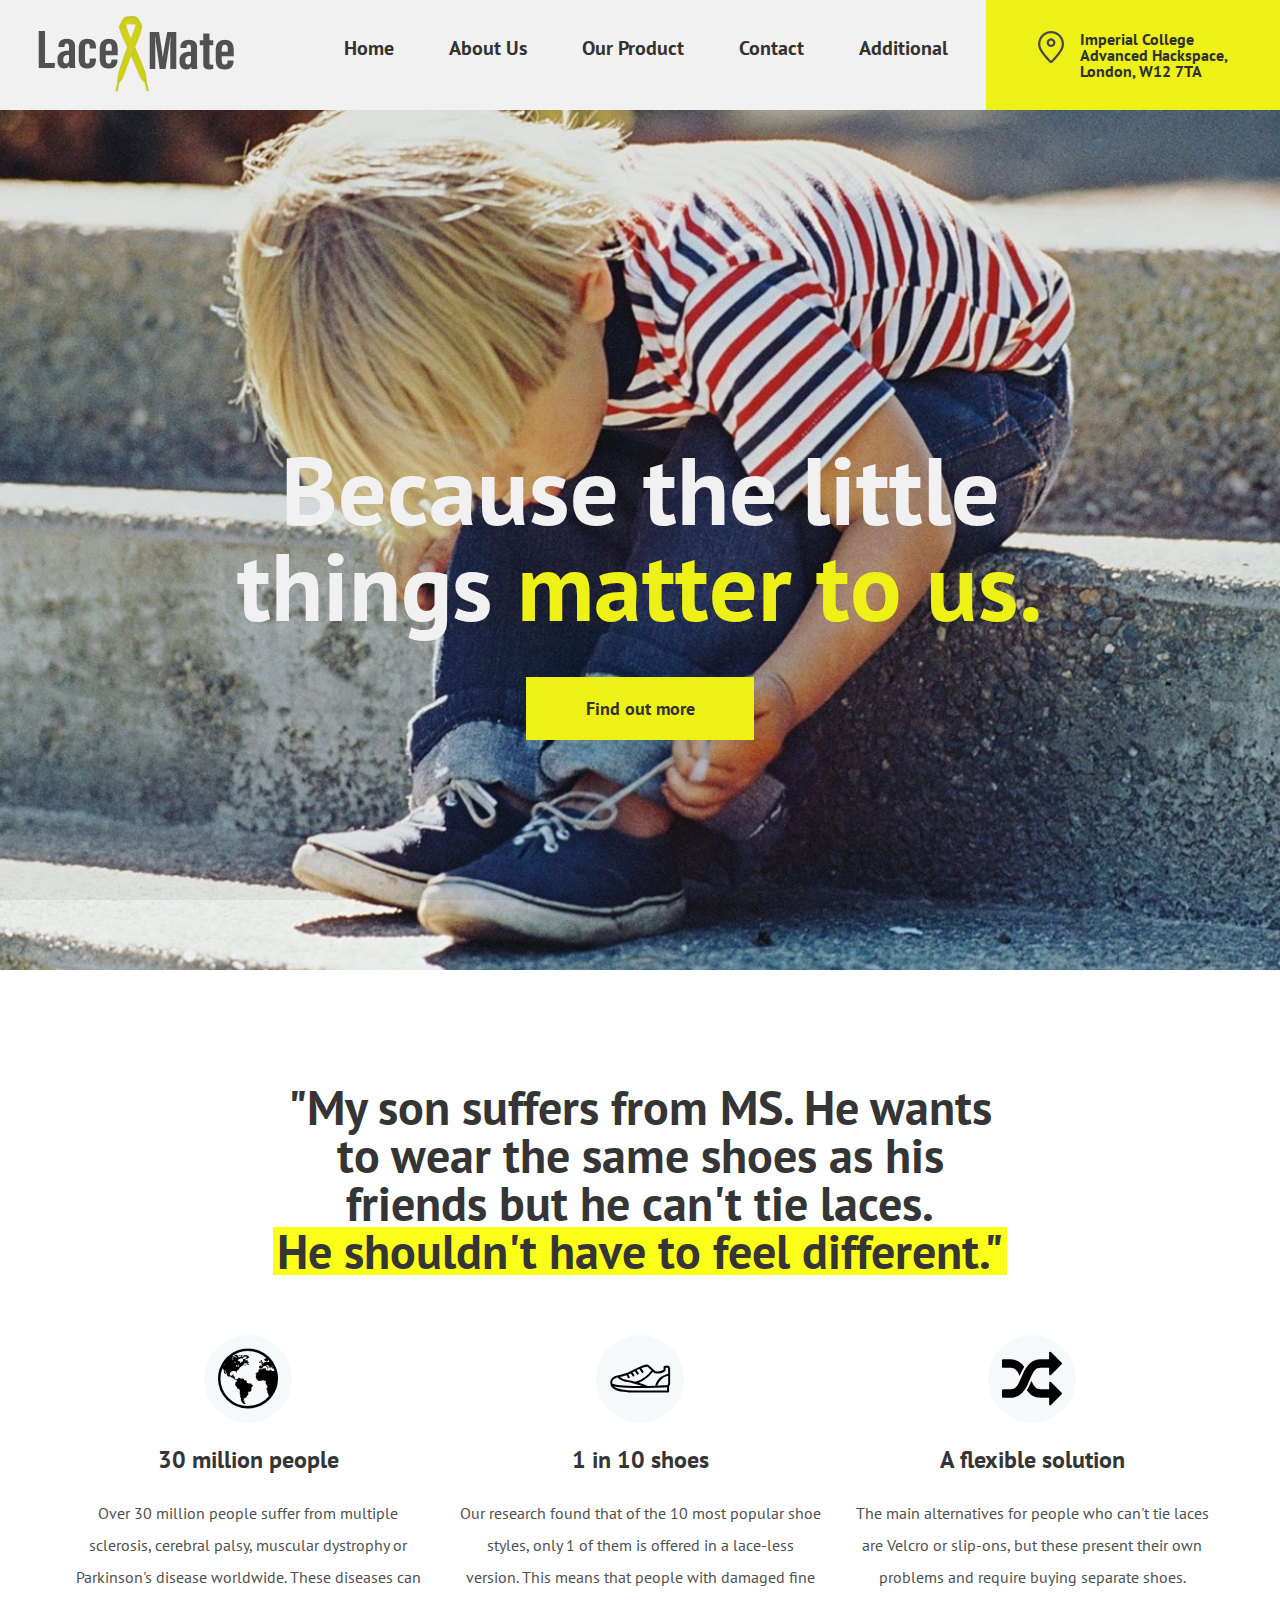
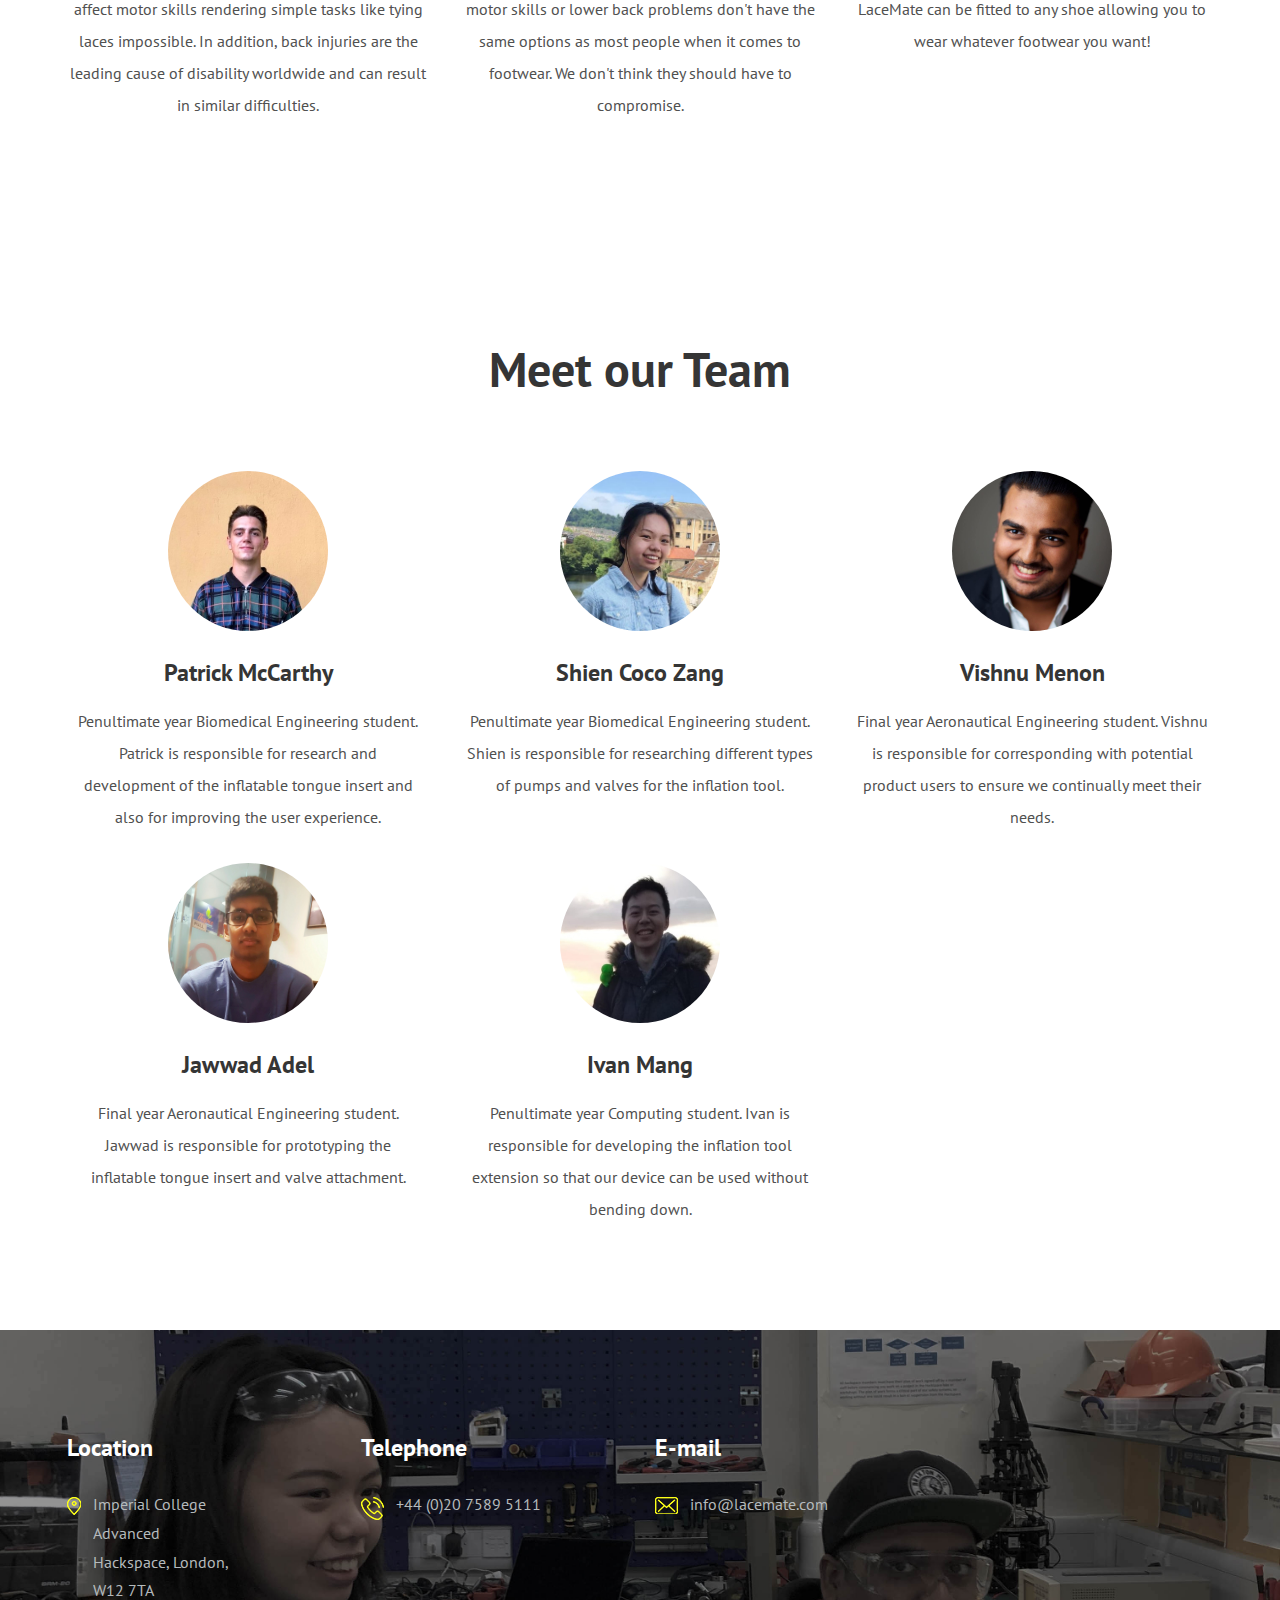
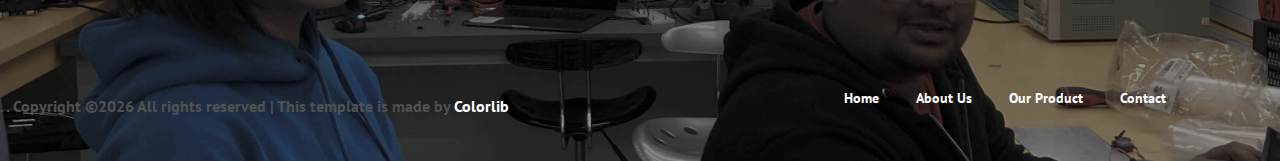
<file: index.html>
<!DOCTYPE html>
<html lang="zxx">
<head>
	<title>LaceMate</title>
	<meta charset="UTF-8">
	<meta name="description" content="X Gym Fitness HTML Template">
	<meta name="keywords" content="fitness, html">
	<meta name="viewport" content="width=device-width, initial-scale=1.0">
	
	<!-- Favicon -->
	<link href="img/favicon.png" rel="shortcut icon"/>

	<!-- Google font -->
	<link href="https://fonts.googleapis.com/css?family=PT+Sans:400,400i,700,700i&display=swap" rel="stylesheet">

	<!-- Stylesheets -->
	<link rel="stylesheet" href="css/bootstrap.min.css"/>
	<link rel="stylesheet" href="css/font-awesome.min.css"/>
	<link rel="stylesheet" href="css/owl.carousel.min.css"/>
	<link rel="stylesheet" href="css/flaticon.css"/>
	<link rel="stylesheet" href="css/slicknav.min.css"/>

	<!-- Main Stylesheets -->
	<link rel="stylesheet" href="css/style.css"/>


	<!--[if lt IE 9]>
		<script src="https://oss.maxcdn.com/html5shiv/3.7.2/html5shiv.min.js"></script>
		<script src="https://oss.maxcdn.com/respond/1.4.2/respond.min.js"></script>
	<![endif]-->

</head>
<body>
	<!-- Page Preloder -->
	<div id="preloder">
		<div class="loader"></div>
	</div>

	<!-- Header section -->
	<header class="header-section">
		<a href="home.html" class="site-logo">
			<img src="img/logo2.png" alt="LaceMate logo">
		</a>
		<ul class="main-menu">
			<li><a class="active" href="index.html">Home</a></li>
			<li><a href="about.html">About Us</a></li>
			<li><a href="product.html">Our Product</a></li>
			<li><a href="contact.html">Contact</a></li>
			<li><a href="additional.html">Additional</a></li>
			<li class="header-right">
				<div class="hr-box">
					<img src="img/location-icon.png" alt="">
					<h6>Imperial College Advanced Hackspace, London, W12 7TA</h6>
				</div>
			</li>
		</ul>
	</header>
	<div class="clearfix"></div>
	<!-- Header section end -->

	<!-- Hero section -->
	<section class="hero-section set-bg" data-setbg="img/background1.jpg">
		<div class="container">
			<div class="hero-text">
				<h2>Because the little</h2>
				<h2>things <span> matter to us.</span></h2>
				<a href="about.html" class="site-btn">Find out more</a>
			</div>
		</div>
	</section>
	<!-- Hero section end -->

	<!-- Feature section -->
	<section class="feature-section">
		<div class="container">
			<div class="row justify-content-md-center">
				<div class="col-lg-8">
					<div class="section-title text-center">
						<h2>"My son suffers from MS. He wants to wear the same shoes as his friends but he can't tie laces.<span>He shouldn't have to feel different."</span></h2>
					</div>
				</div>
			</div>
			<div class="row">
				<div class="col-md-4">
					<div class="icon-box-item">
						<div class="ib-icon">
							<i class="flaticon-003-world"></i>
						</div>
						<h4>30 million people</h4>
						<p>Over 30 million people suffer from multiple sclerosis, cerebral palsy, muscular dystrophy or Parkinson's disease worldwide. These diseases can affect motor skills rendering simple tasks like tying laces impossible. In addition, back injuries are the leading cause of disability worldwide and can result in similar difficulties. </p>
					</div>
				</div>
				<div class="col-md-4">
					<div class="icon-box-item">
						<div class="ib-icon">
							<i class="flaticon-001-shoe"></i>
						</div>
						<h4>1 in 10 shoes</h4>
						<p>Our research found that of the 10 most popular shoe styles, only 1 of them is offered in a lace-less version. This means that people with damaged fine motor skills or lower back problems don't have the same options as most people when it comes to footwear. We don't think they should have to compromise.</p>
					</div>
				</div>
				<div class="col-md-4">
					<div class="icon-box-item">
						<div class="ib-icon">
							<i class="flaticon-002-random"></i>
						</div>
						<h4>A flexible solution</h4>
						<p>The main alternatives for people who can't tie laces are Velcro or slip-ons, but these present their own problems and require buying separate shoes. LaceMate can be fitted to any shoe allowing you to wear whatever footwear you want!</p>
					</div>
				</div>
			</div>
		</div>
	</section>
	<!-- Feature section end -->

	<!-- Trainers section -->
	<section class="trainers-section">
		<div class="container">
			<div class="section-title text-center">
				<h2>Meet our Team</h2>
			</div>
			<div class="row">
				<div class="col-lg-4 col-sm-6">
					<div class="trainer-item">
						<div class="trainer-pic">
							<img src="img/team/pat.jpg" alt="">
						</div>
						<h4>Patrick McCarthy</h4>
						<p>Penultimate year Biomedical Engineering student. Patrick is responsible for research and development of the inflatable tongue insert and also for improving the user experience.</p>
					</div>
				</div>
				<div class="col-lg-4 col-sm-6">
					<div class="trainer-item">
						<div class="trainer-pic">
							<img src="img/team/shien.jpg" alt="">
						</div>
						<h4>Shien Coco Zang</h4>
						<p>Penultimate year Biomedical Engineering student. Shien is responsible for researching different types of pumps and valves for the inflation tool.</p>
					</div>
				</div>
				<div class="col-lg-4 col-sm-6">
					<div class="trainer-item">
						<div class="trainer-pic">
							<img src="img/team/vishnu.jpg" alt="">
						</div>
						<h4>Vishnu Menon</h4>
						<p>Final year Aeronautical Engineering student. Vishnu is responsible for corresponding with potential product users to ensure we continually meet their needs.</p>
					</div>
				</div>
				<div class="col-lg-4 col-sm-6">
					<div class="trainer-item">
						<div class="trainer-pic">
							<img src="img/team/jawwad.jpg" alt="">
						</div>
						<h4>Jawwad Adel</h4>
						<p>Final year Aeronautical Engineering student. Jawwad is responsible for prototyping the inflatable tongue insert and valve attachment.</p>
					</div>
				</div>
				<div class="col-lg-4 col-sm-6">
					<div class="trainer-item">
						<div class="trainer-pic">
							<img src="img/team/ivan.jpg" alt="">
						</div>
						<h4>Ivan Mang</h4>
						<p>Penultimate year Computing student. Ivan is responsible for developing the inflation tool extension so that our device can be used without bending down.</p>
					</div>
				</div>
			</div>
		</div>
	</section>
	<!-- Trainers section end -->

	<!-- Footer section -->
	<footer class="footer-section set-bg" data-setbg="img/footer-bg.jpg">
		<div class="container">
			<div class="row">
				<div class="col-lg-3 col-sm-6">
					<div class="footer-widget">
						<h4>Location</h4>
						<div class="fw-info-box">
							<img src="img/icons/1.png" alt="">
							<div class="fw-info-text">
								<p>Imperial College Advanced Hackspace, London, W12 7TA</p>
							</div>
						</div>
					</div>
				</div>
				<div class="col-lg-3 col-sm-6">
					<div class="footer-widget">
						<h4>Telephone</h4>
						<div class="fw-info-box">
							<img src="img/icons/2.png" alt="">
							<div class="fw-info-text">
								<p>+44 (0)20 7589 5111</p>
							</div>
						</div>
					</div>
				</div>
				<div class="col-lg-3 col-sm-6">
					<div class="footer-widget">
						<h4>E-mail</h4>
						<div class="fw-info-box">
							<img src="img/icons/3.png" alt="">
							<div class="fw-info-text">
								<p>info@lacemate.com</p>
							</div>
						</div>
					</div>
				</div>
				<div class="col-lg-3 col-sm-6">
					<div class="footer-widget">
							</div>
						</div>
					</div>
				</div>
			</div>
			<div class="row">
				<div class="col-md-5 order-2 order-md-2">
					<div class="copyright"><p><!-- Link back to Colorlib can't be removed. Template is licensed under CC BY 3.0. -->
    .       .             Copyright &copy;<script>document.write(new Date().getFullYear());</script> All rights reserved | This template is made by <a href="https://colorlib.com" target="_blank">Colorlib</a>
  <!-- Link back to Colorlib can't be removed. Template is licensed under CC BY 3.0. --></p></div>
				</div>
				<div class="col-md-6 order-1 order-md-2">
					<ul class="footer-menu">
						<li><a href="index.html">Home</a></li>
						<li><a href="about.html">About Us</a></li>
						<li><a href="product.html">Our Product</a></li>
						<li><a href="contact.html">Contact</a></li>
					</ul>
				</div>
			</div>
		</div>
	</footer>
	<!-- Footer section end -->
									
	<!--====== Javascripts & Jquery ======-->
	<script src="js/jquery-3.2.1.min.js"></script>
	<script src="js/bootstrap.min.js"></script>
	<script src="js/jquery.slicknav.js"></script>
	<script src="js/owl.carousel.min.js"></script>
	<script src="js/circle-progress.min.js"></script>
	<script src="js/main.js"></script>

	</body>
</html>
</file>
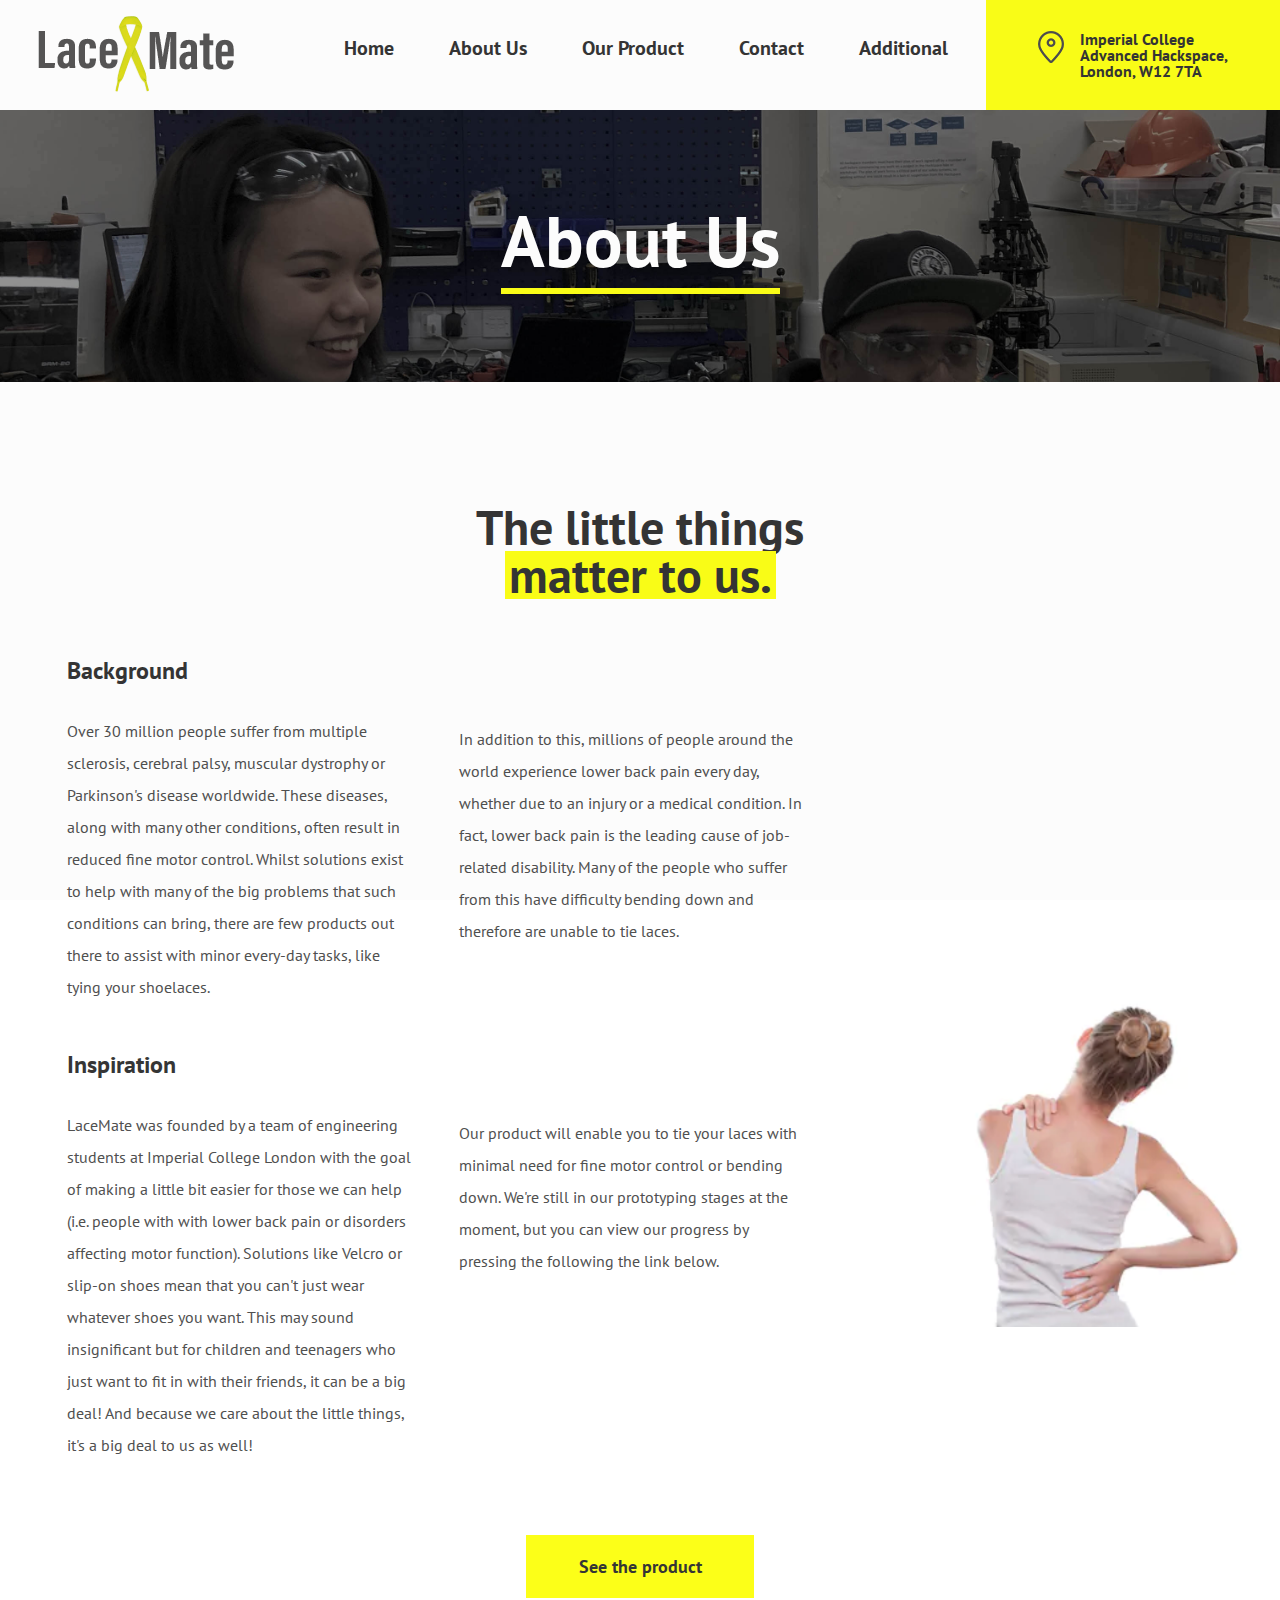
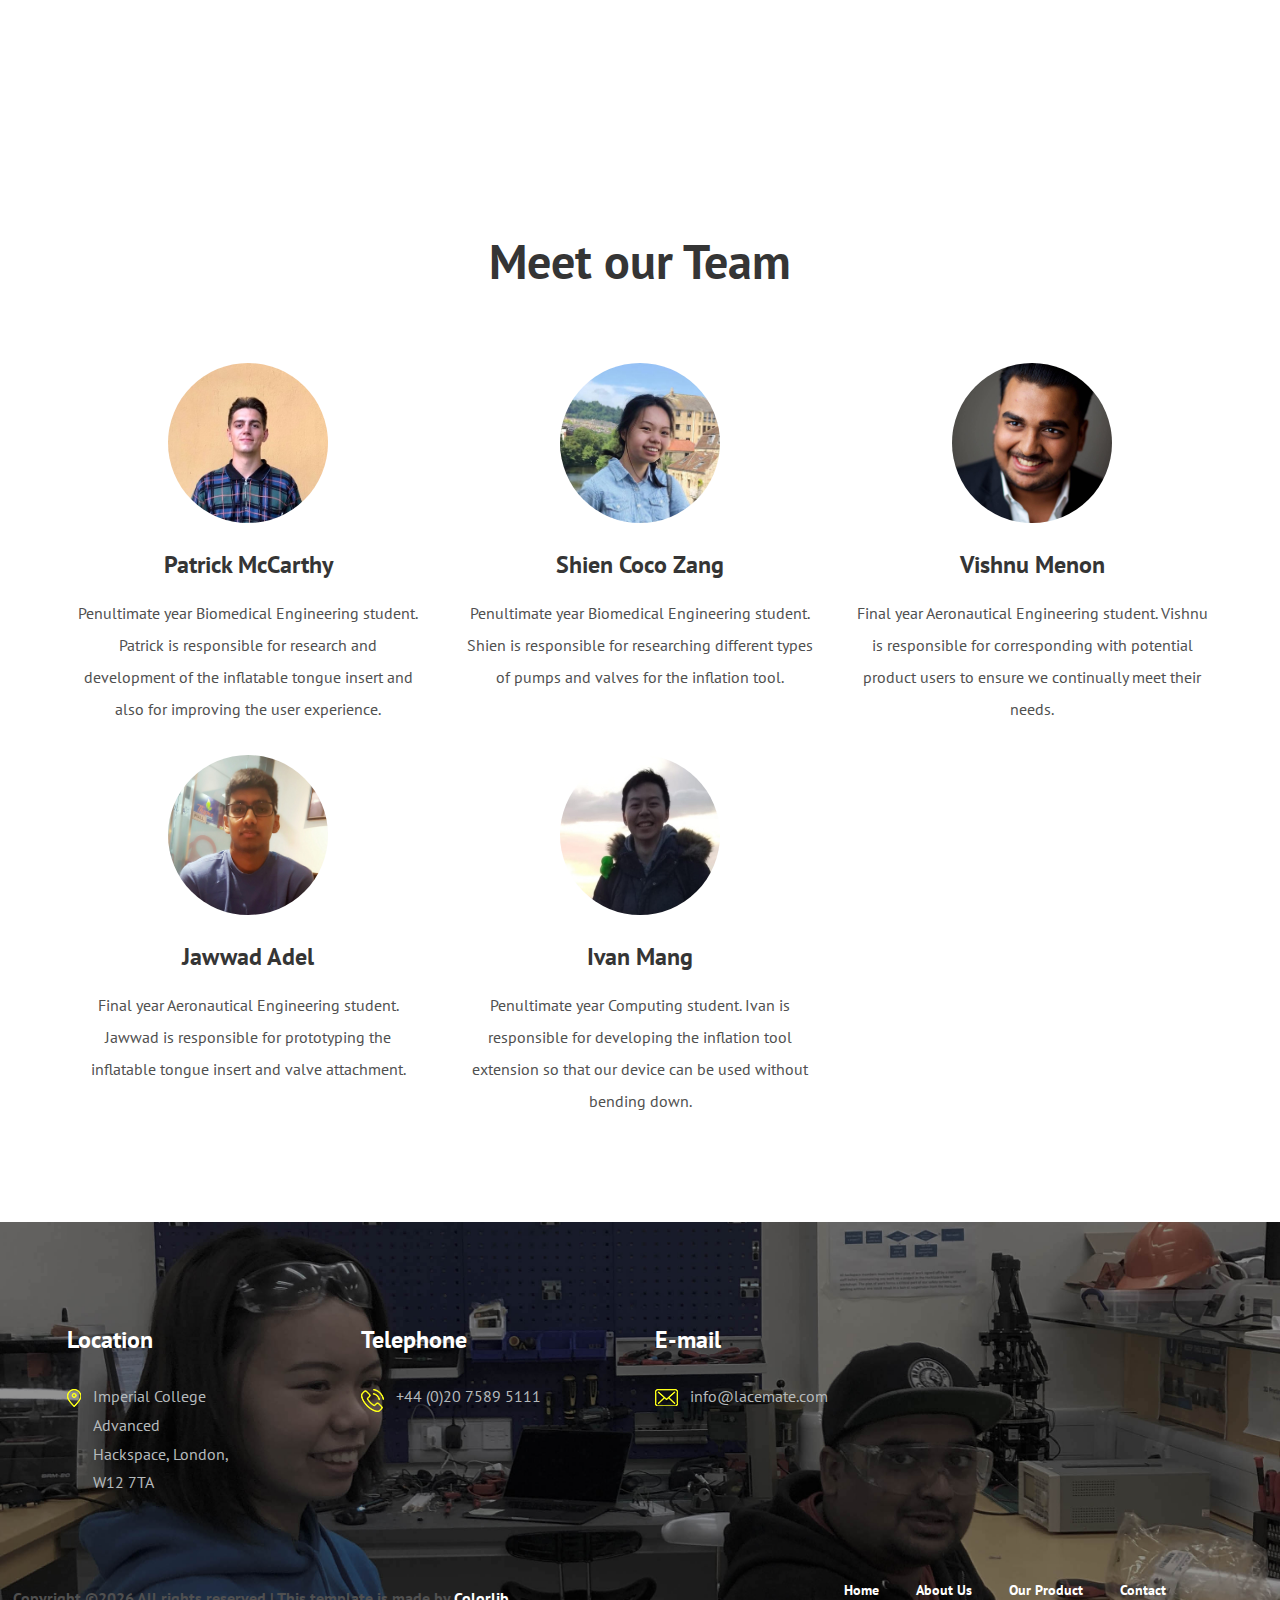
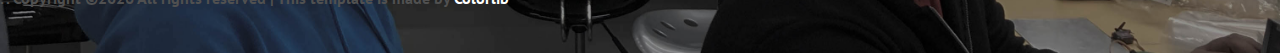
<file: about.html>
<!DOCTYPE html>
<html lang="zxx">
	<head>
		<title>LaceMate | About</title>
		<meta charset="UTF-8">
		<meta name="description" content="X Gym Fitness HTML Template">
		<meta name="keywords" content="fitness, html">
		<meta name="viewport" content="width=device-width, initial-scale=1.0">
		
		<!-- Favicon -->
		<link href="img/favicon.png" rel="shortcut icon"/>
	
		<!-- Google font -->
		<link href="https://fonts.googleapis.com/css?family=PT+Sans:400,400i,700,700i&display=swap" rel="stylesheet">
	
		<!-- Stylesheets -->
		<link rel="stylesheet" href="css/bootstrap.min.css"/>
		<link rel="stylesheet" href="css/font-awesome.min.css"/>
		<link rel="stylesheet" href="css/owl.carousel.min.css"/>
		<link rel="stylesheet" href="css/flaticon.css"/>
		<link rel="stylesheet" href="css/slicknav.min.css"/>
	
		<!-- Main Stylesheets -->
		<link rel="stylesheet" href="css/style.css"/>
	
	
		<!--[if lt IE 9]>
			<script src="https://oss.maxcdn.com/html5shiv/3.7.2/html5shiv.min.js"></script>
			<script src="https://oss.maxcdn.com/respond/1.4.2/respond.min.js"></script>
		<![endif]-->
	
	</head>
<body>
	<!-- Page Preloder -->
	<div id="preloder">
		<div class="loader"></div>
	</div>

	<!-- Header section -->
	<header class="header-section">
		<a href="home.html" class="site-logo">
			<img src="img/logo2.png" alt="LaceMate logo">
		</a>
		<ul class="main-menu">
			<li><a class="active" href="index.html">Home</a></li>
			<li><a href="about.html">About Us</a></li>
			<li><a href="product.html">Our Product</a></li>
			<li><a href="contact.html">Contact</a></li>
			<li><a href="additional.html">Additional</a></li>
			<li class="header-right">
				<div class="hr-box">
					<img src="img/location-icon.png" alt="">
					<h6>Imperial College Advanced Hackspace, London, W12 7TA</h6>
				</div>
			</li>
		</ul>
	</header>
	<div class="clearfix"></div>
	<!-- Header section end -->

	<!-- Page top section -->
	<section class="page-top-section set-bg" data-setbg="img/footer-bg.jpg">
		<div class="container">
			<h2>About Us</h2>
		</div>
	</section>
	<!-- Page top section end -->

	<!-- About section -->
	<section class="about-section">
		<div class="container">
			<div class="row justify-content-md-center">
				<div class="col-lg-5">
					<div class="section-title text-center">
						<h2>The little things <span>matter to us.</span></h2>
					</div>
				</div>
			</div>
			<div class="row">
				<div class="col-lg-4">
					<div class="about-text">
						<h4>Background</h4>
						<p>
							<br>
							Over 30 million people suffer from multiple sclerosis, cerebral palsy, 
							muscular dystrophy or Parkinson's disease worldwide. These diseases,
							along with many other conditions, often result in reduced fine motor control. Whilst solutions exist 
							to help with many of the big problems that such conditions can bring, there are 
							few products out there to assist with minor every-day tasks, like tying your shoelaces.
						</p>
					</div>
				</div>
				<div class="col-lg-4">
					<div class="about-text">
						<p> 
							<br>
							<br>
							In addition to this, millions of people around the world experience lower back pain every day, whether 
							due to an injury or a medical condition. In fact, lower back pain is the leading cause of job-related disability.
							Many of the people who suffer from this have difficulty bending down and therefore are unable to tie laces.
							<br>
						</p>
					</div>
				</div>
			</div>
			<div class="row">
				<div class="col-lg-4">
					<div class="about-text">
						<h4>Inspiration</h4>
						<p>
							<br>
							LaceMate was founded by a team of engineering students at Imperial College London with the goal of making
							a little bit easier for those we can help (i.e. people with with lower back pain or disorders affecting motor function). 
							Solutions like Velcro or slip-on shoes mean that you can't just wear whatever shoes you
							want. This may sound insignificant but for children and teenagers who just want to fit in with their friends, it can be a big deal! 
							And because we care about the little things, it's a big deal to us as well!
						</p>
					</div>
				</div>
				<div class="col-lg-4">
					<div class="about-text">
						<p> 
							<br>
							<br>
							Our product will enable you to tie your laces with minimal need for fine motor control or bending down.
							We're still in our prototyping stages at the moment, but you can view our progress by pressing the following the link below.
						</p>
					</div>
				</div>
				<div class="col-lg-4">
					<div class="about-img">
						<img src="img/back.png" alt="A woman suffering from lower back pain">
					</div>
				</div>
			</div>
			<div class="text-center pt-4">
				<a href="product.html" class="site-btn">See the product</a>
			</div>
		</div>
	</section>
	<!-- About section end -->

	<!-- Trainers section -->
	<section class="trainers-section">
		<div class="container">
			<div class="section-title text-center">
				<h2>Meet our Team</h2>
			</div>
			<div class="row">
				<div class="col-lg-4 col-sm-6">
					<div class="trainer-item">
						<div class="trainer-pic">
							<img src="img/team/pat.jpg" alt="">
						</div>
						<h4>Patrick McCarthy</h4>
						<p>Penultimate year Biomedical Engineering student. Patrick is responsible for research and development of the inflatable tongue insert and also for improving the user experience.</p>
					</div>
				</div>
				<div class="col-lg-4 col-sm-6">
					<div class="trainer-item">
						<div class="trainer-pic">
							<img src="img/team/shien.jpg" alt="">
						</div>
						<h4>Shien Coco Zang</h4>
						<p>Penultimate year Biomedical Engineering student. Shien is responsible for researching different types of pumps and valves for the inflation tool.</p>
					</div>
				</div>
				<div class="col-lg-4 col-sm-6">
					<div class="trainer-item">
						<div class="trainer-pic">
							<img src="img/team/vishnu.jpg" alt="">
						</div>
						<h4>Vishnu Menon</h4>
						<p>Final year Aeronautical Engineering student. Vishnu is responsible for corresponding with potential product users to ensure we continually meet their needs.</p>
					</div>
				</div>
				<div class="col-lg-4 col-sm-6">
					<div class="trainer-item">
						<div class="trainer-pic">
							<img src="img/team/jawwad.jpg" alt="">
						</div>
						<h4>Jawwad Adel</h4>
						<p>Final year Aeronautical Engineering student. Jawwad is responsible for prototyping the inflatable tongue insert and valve attachment.</p>
					</div>
				</div>
				<div class="col-lg-4 col-sm-6">
					<div class="trainer-item">
						<div class="trainer-pic">
							<img src="img/team/ivan.jpg" alt="">
						</div>
						<h4>Ivan Mang</h4>
						<p>Penultimate year Computing student. Ivan is responsible for developing the inflation tool extension so that our device can be used without bending down.</p>
					</div>
				</div>
			</div>
		</div>
	</section>
	<!-- Trainers section end -->
<!-- Footer section -->
<footer class="footer-section set-bg" data-setbg="img/footer-bg.jpg">
	<div class="container">
		<div class="row">
			<div class="col-lg-3 col-sm-6">
				<div class="footer-widget">
					<h4>Location</h4>
					<div class="fw-info-box">
						<img src="img/icons/1.png" alt="">
						<div class="fw-info-text">
							<p>Imperial College Advanced Hackspace, London, W12 7TA</p>
						</div>
					</div>
				</div>
			</div>
			<div class="col-lg-3 col-sm-6">
				<div class="footer-widget">
					<h4>Telephone</h4>
					<div class="fw-info-box">
						<img src="img/icons/2.png" alt="">
						<div class="fw-info-text">
							<p>+44 (0)20 7589 5111</p>
						</div>
					</div>
				</div>
			</div>
			<div class="col-lg-3 col-sm-6">
				<div class="footer-widget">
					<h4>E-mail</h4>
					<div class="fw-info-box">
						<img src="img/icons/3.png" alt="">
						<div class="fw-info-text">
							<p>info@lacemate.com</p>
						</div>
					</div>
				</div>
			</div>
			<div class="col-lg-3 col-sm-6">
				<div class="footer-widget">
						</div>
					</div>
				</div>
			</div>
		</div>
		<div class="row">
			<div class="col-md-5 order-2 order-md-2">
				<div class="copyright"><p><!-- Link back to Colorlib can't be removed. Template is licensed under CC BY 3.0. -->
.       .             Copyright &copy;<script>document.write(new Date().getFullYear());</script> All rights reserved | This template is made by <a href="https://colorlib.com" target="_blank">Colorlib</a>
<!-- Link back to Colorlib can't be removed. Template is licensed under CC BY 3.0. --></p></div>
			</div>
			<div class="col-md-6 order-1 order-md-2">
				<ul class="footer-menu">
					<li><a href="index.html">Home</a></li>
					<li><a href="about.html">About Us</a></li>
					<li><a href="product.html">Our Product</a></li>
					<li><a href="contact.html">Contact</a></li>
				</ul>
			</div>
		</div>
	</div>
</footer>
<!-- Footer section end -->
												
	<!--====== Javascripts & Jquery ======-->
	<script src="js/jquery-3.2.1.min.js"></script>
	<script src="js/bootstrap.min.js"></script>
	<script src="js/jquery.slicknav.js"></script>
	<script src="js/owl.carousel.min.js"></script>
	<script src="js/circle-progress.min.js"></script>
	<script src="js/main.js"></script>

	</body>
</html>
</file>
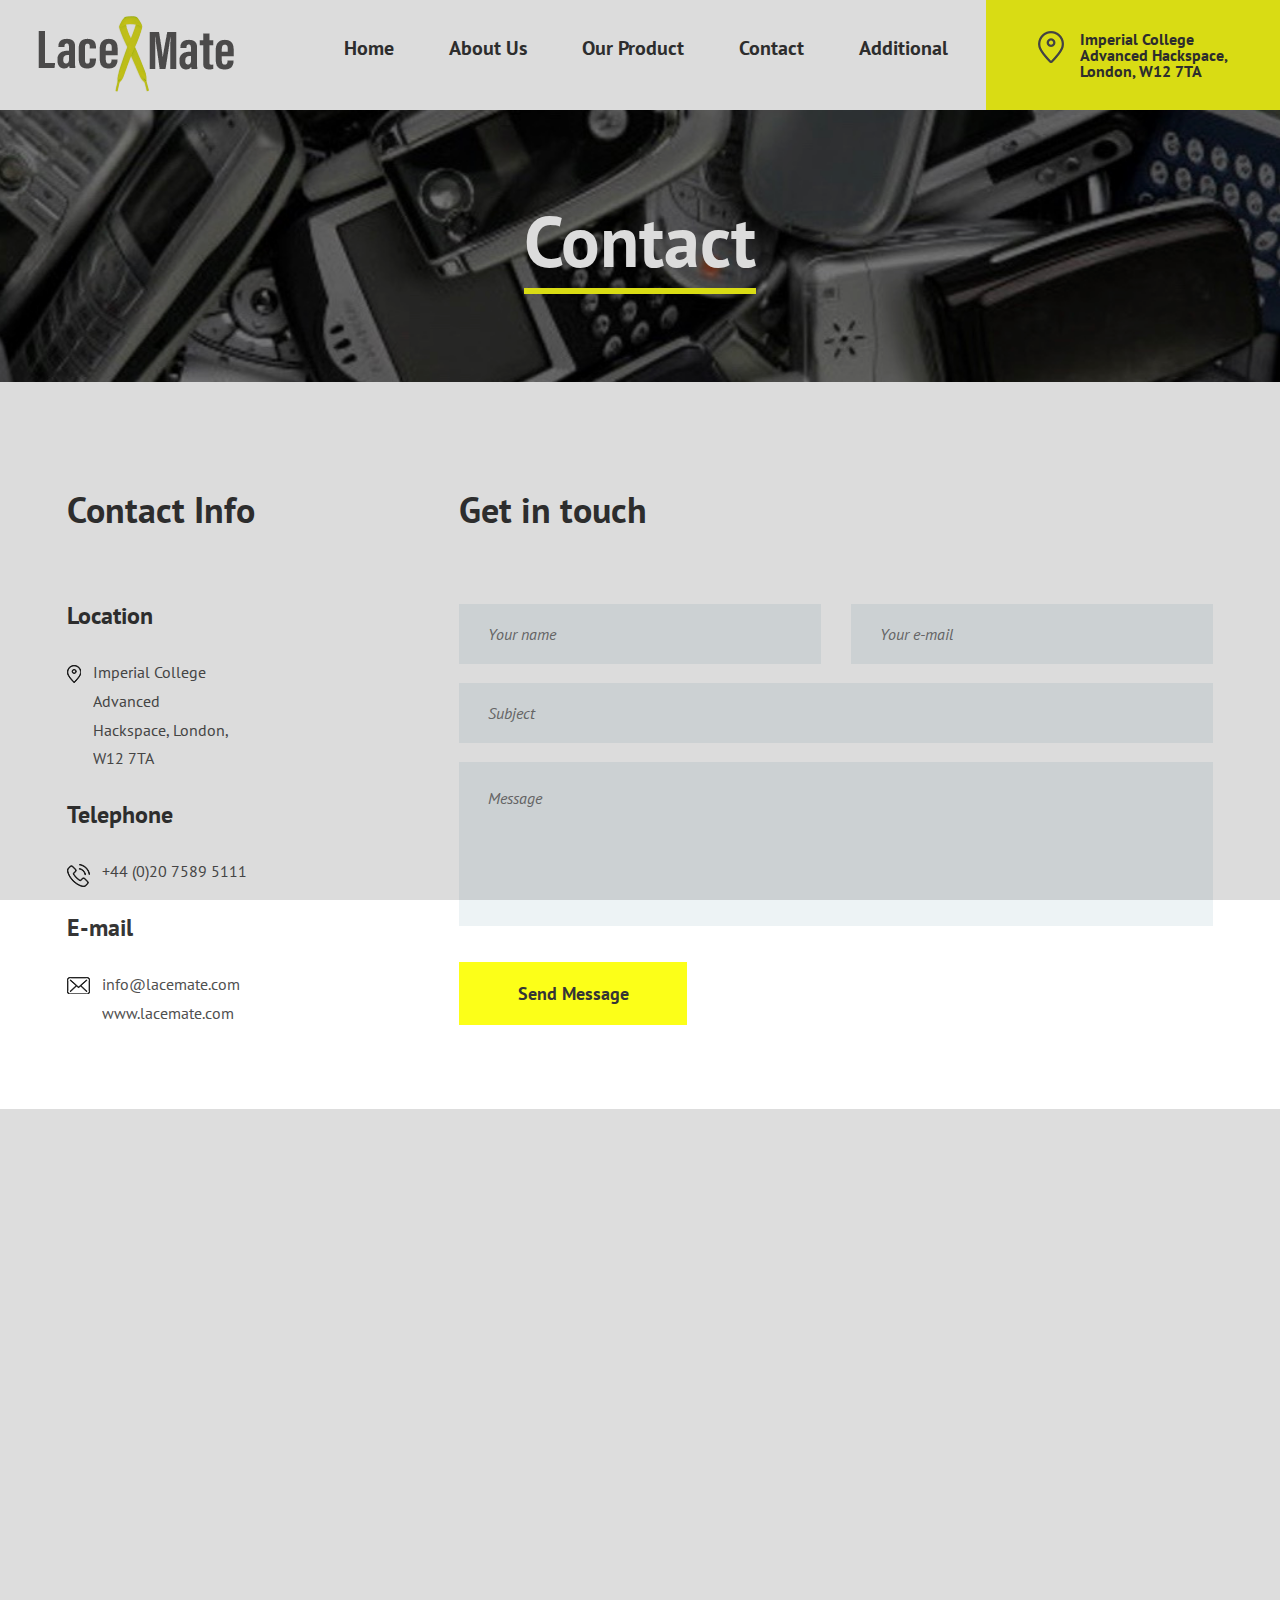
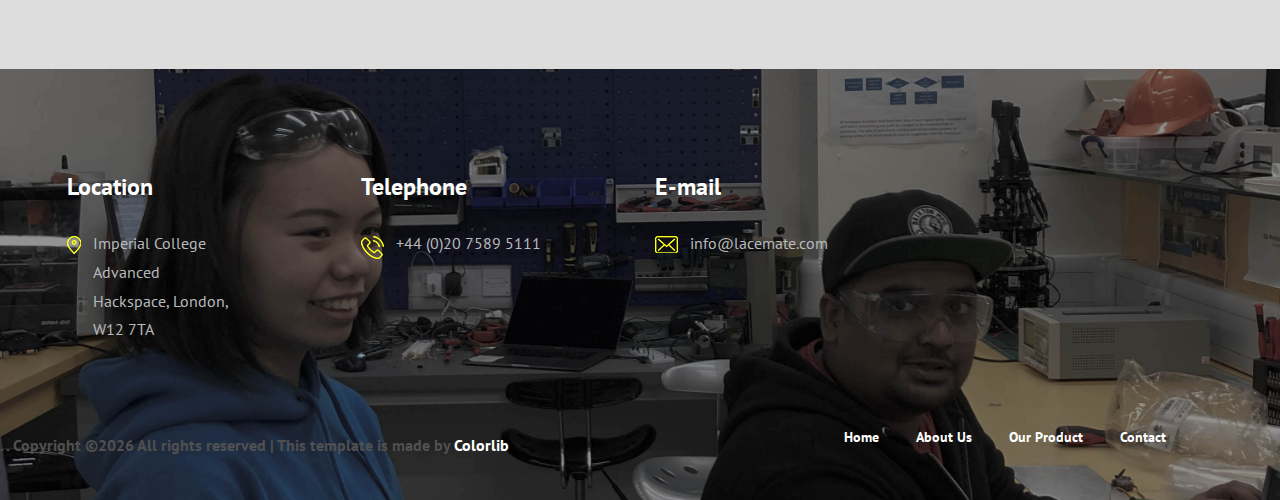
<file: contact.html>
<!DOCTYPE html>
<html lang="zxx">
	<head>
		<title>LaceMate | Contact</title>
		<meta charset="UTF-8">
		<meta name="description" content="X Gym Fitness HTML Template">
		<meta name="keywords" content="fitness, html">
		<meta name="viewport" content="width=device-width, initial-scale=1.0">
		
		<!-- Favicon -->
		<link href="img/favicon.png" rel="shortcut icon"/>
	
		<!-- Google font -->
		<link href="https://fonts.googleapis.com/css?family=PT+Sans:400,400i,700,700i&display=swap" rel="stylesheet">
	
		<!-- Stylesheets -->
		<link rel="stylesheet" href="css/bootstrap.min.css"/>
		<link rel="stylesheet" href="css/font-awesome.min.css"/>
		<link rel="stylesheet" href="css/owl.carousel.min.css"/>
		<link rel="stylesheet" href="css/flaticon.css"/>
		<link rel="stylesheet" href="css/slicknav.min.css"/>
	
		<!-- Main Stylesheets -->
		<link rel="stylesheet" href="css/style.css"/>
	
	
		<!--[if lt IE 9]>
			<script src="https://oss.maxcdn.com/html5shiv/3.7.2/html5shiv.min.js"></script>
			<script src="https://oss.maxcdn.com/respond/1.4.2/respond.min.js"></script>
		<![endif]-->
	
	</head>
<body>
	<!-- Page Preloder -->
	<div id="preloder">
		<div class="loader"></div>
	</div>

	<!-- Header section -->
	<header class="header-section">
		<a href="home.html" class="site-logo">
			<img src="img/logo2.png" alt="LaceMate logo">
		</a>
		<ul class="main-menu">
			<li><a class="active" href="index.html">Home</a></li>
			<li><a href="about.html">About Us</a></li>
			<li><a href="product.html">Our Product</a></li>
			<li><a href="contact.html">Contact</a></li>
			<li><a href="additional.html">Additional</a></li>
			<li class="header-right">
				<div class="hr-box">
					<img src="img/location-icon.png" alt="">
					<h6>Imperial College Advanced Hackspace, London, W12 7TA</h6>
				</div>
			</li>
		</ul>
	</header>
	<div class="clearfix"></div>
	<!-- Header section end -->

	<!-- Page top section -->
	<section class="page-top-section set-bg" data-setbg="img/header_bg2.JPG">
		<div class="container">
			<h2>Contact</h2>
		</div>
	</section>
	<!-- Page top section end -->

	<!-- Contact section -->
	<section class="contact-section">
		<div class="container">
			<div class="row">
				<div class="col-lg-4">
					<h2 class="contact-title">Contact Info</h2>
					<div class="contact-info-warp">
						<h4>Location</h4>
						<div class="contact-info">
							<img src="img/icons/1-dark.png" alt="">
							<div class="cf-text">
								<p>Imperial College Advanced Hackspace, London, W12 7TA</p>
							</div>
						</div>
					</div>
					<div class="contact-info-warp">
						<h4>Telephone</h4>
						<div class="contact-info">
							<img src="img/icons/2-dark.png" alt="">
							<div class="cf-text">
								<p>+44 (0)20 7589 5111</p>
							</div>
						</div>
					</div>
					<div class="contact-info-warp">
						<h4>E-mail</h4>
						<div class="contact-info">
							<img src="img/icons/3-dark.png" alt="">
							<div class="cf-text">
								<p>info@lacemate.com</p>
								<p>www.lacemate.com</p>
							</div>
						</div>
					</div>
				</div>
				<div class="col-lg-8">
					<h2 class="contact-title">Get in touch</h2>
					<form class="contact-form">
						<div class="row">
							<div class="col-md-6">
								<input type="text" placeholder="Your name">
							</div>
							<div class="col-md-6">
								<input type="text" placeholder="Your e-mail">
							</div>
							<div class="col-md-12">
								<input type="text" placeholder="Subject">
								<textarea placeholder="Message"></textarea>
								<button class="site-btn">Send Message</button>
							</div>
						</div>
					</form>
				</div>
			</div>
		</div>
		<div class="map"><iframe src="https://www.google.com/maps/embed?pb=!1m14!1m12!1m3!1d1241.4980831639314!2d-0.22508700332756063!3d51.51328632891138!2m3!1f0!2f0!3f0!3m2!1i1024!2i768!4f13.1!5e0!3m2!1sen!2suk!4v1577489787819!5m2!1sen!2suk" style="border:0" allowfullscreen></iframe></div>
	</section>
	<!-- Contact section end -->

	<!-- Footer section -->
	<footer class="footer-section set-bg" data-setbg="img/footer-bg.jpg">
		<div class="container">
			<div class="row">
				<div class="col-lg-3 col-sm-6">
					<div class="footer-widget">
						<h4>Location</h4>
						<div class="fw-info-box">
							<img src="img/icons/1.png" alt="">
							<div class="fw-info-text">
								<p>Imperial College Advanced Hackspace, London, W12 7TA</p>
							</div>
						</div>
					</div>
				</div>
				<div class="col-lg-3 col-sm-6">
					<div class="footer-widget">
						<h4>Telephone</h4>
						<div class="fw-info-box">
							<img src="img/icons/2.png" alt="">
							<div class="fw-info-text">
								<p>+44 (0)20 7589 5111</p>
							</div>
						</div>
					</div>
				</div>
				<div class="col-lg-3 col-sm-6">
					<div class="footer-widget">
						<h4>E-mail</h4>
						<div class="fw-info-box">
							<img src="img/icons/3.png" alt="">
							<div class="fw-info-text">
								<p>info@lacemate.com</p>
							</div>
						</div>
					</div>
				</div>
				<div class="col-lg-3 col-sm-6">
					<div class="footer-widget">
							</div>
						</div>
					</div>
				</div>
			</div>
			<div class="row">
				<div class="col-md-5 order-2 order-md-2">
					<div class="copyright"><p><!-- Link back to Colorlib can't be removed. Template is licensed under CC BY 3.0. -->
    .       .             Copyright &copy;<script>document.write(new Date().getFullYear());</script> All rights reserved | This template is made by <a href="https://colorlib.com" target="_blank">Colorlib</a>
  <!-- Link back to Colorlib can't be removed. Template is licensed under CC BY 3.0. --></p></div>
				</div>
				<div class="col-md-6 order-1 order-md-2">
					<ul class="footer-menu">
						<li><a href="index.html">Home</a></li>
						<li><a href="about.html">About Us</a></li>
						<li><a href="product.html">Our Product</a></li>
						<li><a href="contact.html">Contact</a></li>
					</ul>
				</div>
			</div>
		</div>
	</footer>
	<!-- Footer section end -->
															
	<!--====== Javascripts & Jquery ======-->
	<script src="js/jquery-3.2.1.min.js"></script>
	<script src="js/bootstrap.min.js"></script>
	<script src="js/jquery.slicknav.js"></script>
	<script src="js/owl.carousel.min.js"></script>
	<script src="js/circle-progress.min.js"></script>
	<script src="js/main.js"></script>

	</body>
</html>
</file>
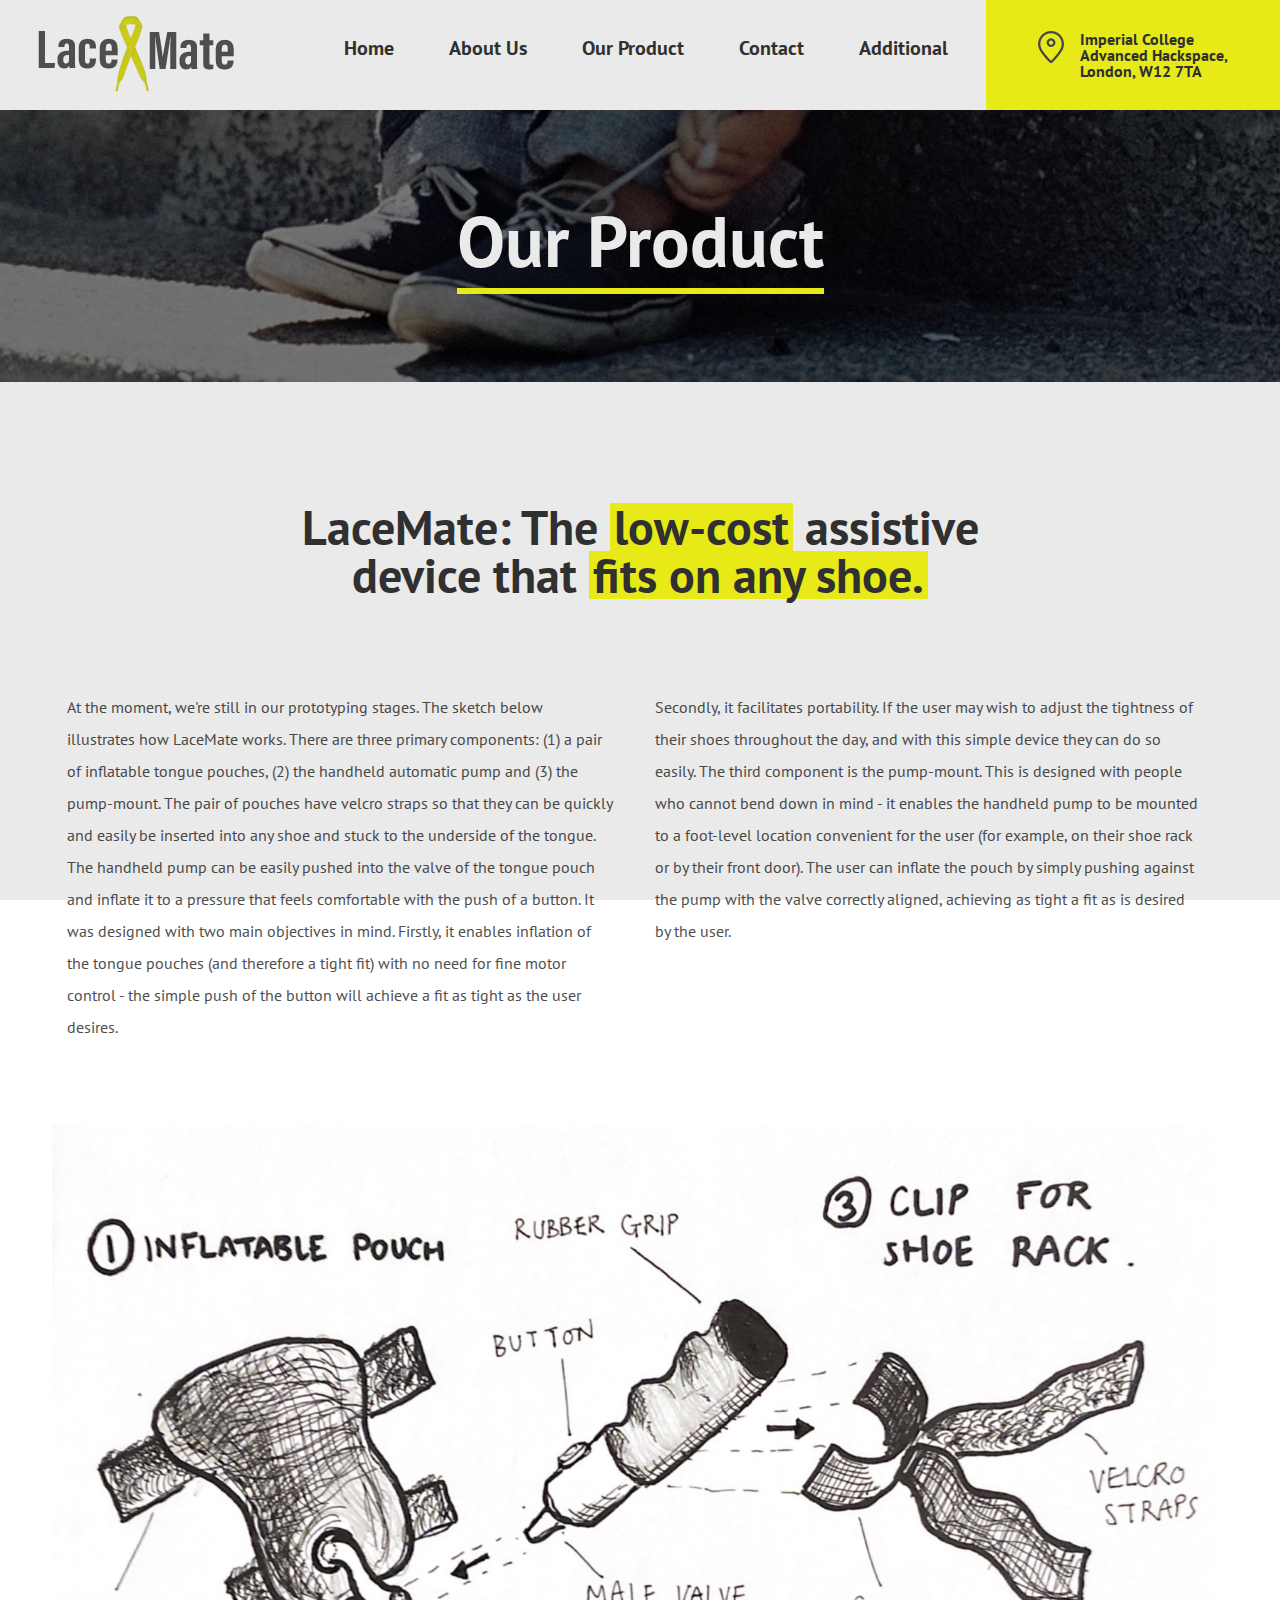
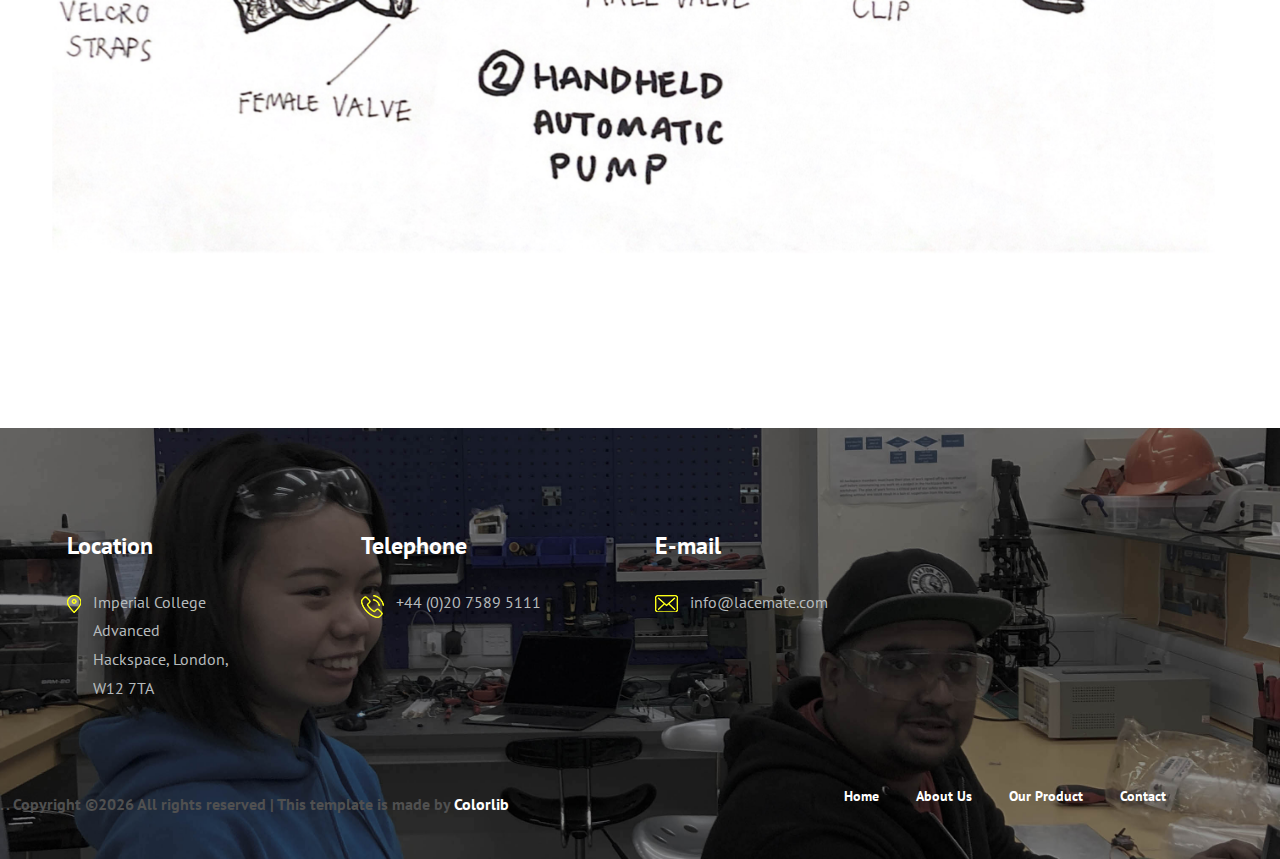
<file: product.html>
<!DOCTYPE html>
<html lang="zxx">
	<head>
		<title>LaceMate | Our Product</title>
		<meta charset="UTF-8">
		<meta name="viewport" content="width=device-width, initial-scale=1.0">
		
		<!-- Favicon -->
		<link href="img/favicon.png" rel="shortcut icon"/>
	
		<!-- Google font -->
		<link href="https://fonts.googleapis.com/css?family=PT+Sans:400,400i,700,700i&display=swap" rel="stylesheet">
	
		<!-- Stylesheets -->
		<link rel="stylesheet" href="css/bootstrap.min.css"/>
		<link rel="stylesheet" href="css/font-awesome.min.css"/>
		<link rel="stylesheet" href="css/owl.carousel.min.css"/>
		<link rel="stylesheet" href="css/flaticon.css"/>
		<link rel="stylesheet" href="css/slicknav.min.css"/>
	
		<!-- Main Stylesheets -->
		<link rel="stylesheet" href="css/style.css"/>
	
	
		<!--[if lt IE 9]>
			<script src="https://oss.maxcdn.com/html5shiv/3.7.2/html5shiv.min.js"></script>
			<script src="https://oss.maxcdn.com/respond/1.4.2/respond.min.js"></script>
		<![endif]-->
	
	</head>
<body>
	<!-- Page Preloder -->
	<div id="preloder">
		<div class="loader"></div>
	</div>

	<!-- Header section -->
	<header class="header-section">
		<a href="home.html" class="site-logo">
			<img src="img/logo2.png" alt="">
		</a>
		<ul class="main-menu">
			<li><a class="active" href="index.html">Home</a></li>
			<li><a href="about.html">About Us</a></li>
			<li><a href="product.html">Our Product</a></li>
			<li><a href="contact.html">Contact</a></li>
			<li><a href="additional.html">Additional</a></li>
			<li class="header-right">
				<div class="hr-box">
					<img src="img/location-icon.png" alt="">
					<h6>Imperial College Advanced Hackspace, London, W12 7TA</h6>
				</div>
			</li>
		</ul>
	</header>
	<div class="clearfix"></div>
	<!-- Header section end -->

	<!-- Page top section -->
	<section class="page-top-section set-bg" data-setbg="img/header-bg.JPG">
		<div class="container">
			<h2>Our Product</h2>
		</div>
	</section>
	<!-- Page top section end -->

	<!-- About section -->
	<section class="about-section">
		<div class="container">
			<div class="row justify-content-md-center">
				<div class="col-lg-8">
					<div class="section-title text-center">
						<h2>LaceMate: The <span>low-cost</span> assistive device that <span>fits on any shoe.</span></h2>
					</div>
				</div>
			</div>
			<div class="row">
				<div class="col-lg-6">
					<div class="about-text">
						<p>
							<br>
							At the moment, we're still in our prototyping stages. The sketch below illustrates how LaceMate works.
							There are three primary components: (1) a pair of inflatable tongue pouches, (2) the handheld automatic pump and (3) the pump-mount.
							The pair of pouches have velcro straps so that they can be quickly and easily be inserted into any shoe and stuck to the underside 
							of the tongue. The handheld pump can be easily pushed into the valve of the tongue pouch and inflate it to a pressure
							that feels comfortable with the push of a button. It was designed with two main objectives in mind. Firstly, it enables
							inflation of the tongue pouches (and therefore a tight fit) with no need for fine motor control - the simple
							push of the button will achieve a fit as tight as the user desires. 
							</p>
					</div>
				</div>
				<div class="col-lg-6">
					<div class="about-text">
						<p> 
							<br>
							Secondly, it facilitates portability. If the user
							may wish to adjust the tightness of their shoes throughout the day, and with this simple device they can do so easily.
							The third component is the pump-mount. This is designed with people who cannot bend down in mind - it enables the 
							handheld pump to be mounted to a foot-level location convenient for the user (for example, on their shoe rack or 
							by their front door). The user can inflate the pouch by simply pushing against the pump with the valve correctly
							aligned, achieving as tight a fit as is desired by the user.
					</div>
				</div>
				<div class="col-lg-14">
					<div class="about-text">
						<p> 
							<br>
							<img src="img/sketch.png" alt="Diagram illustrating how the product works">
						</p>
					</div>
				</div>
			</div>
		</div>
	</section>
	<!-- About section end -->

	<!-- Footer section -->
	<footer class="footer-section set-bg" data-setbg="img/footer-bg.jpg">
		<div class="container">
			<div class="row">
				<div class="col-lg-3 col-sm-6">
					<div class="footer-widget">
						<h4>Location</h4>
						<div class="fw-info-box">
							<img src="img/icons/1.png" alt="">
							<div class="fw-info-text">
								<p>Imperial College Advanced Hackspace, London, W12 7TA</p>
							</div>
						</div>
					</div>
				</div>
				<div class="col-lg-3 col-sm-6">
					<div class="footer-widget">
						<h4>Telephone</h4>
						<div class="fw-info-box">
							<img src="img/icons/2.png" alt="">
							<div class="fw-info-text">
								<p>+44 (0)20 7589 5111</p>
							</div>
						</div>
					</div>
				</div>
				<div class="col-lg-3 col-sm-6">
					<div class="footer-widget">
						<h4>E-mail</h4>
						<div class="fw-info-box">
							<img src="img/icons/3.png" alt="">
							<div class="fw-info-text">
								<p>info@lacemate.com</p>
							</div>
						</div>
					</div>
				</div>
				<div class="col-lg-3 col-sm-6">
					<div class="footer-widget">
							</div>
						</div>
					</div>
				</div>
			</div>
			<div class="row">
				<div class="col-md-5 order-2 order-md-2">
					<div class="copyright"><p><!-- Link back to Colorlib can't be removed. Template is licensed under CC BY 3.0. -->
    .       .             Copyright &copy;<script>document.write(new Date().getFullYear());</script> All rights reserved | This template is made by <a href="https://colorlib.com" target="_blank">Colorlib</a>
  <!-- Link back to Colorlib can't be removed. Template is licensed under CC BY 3.0. --></p></div>
				</div>
				<div class="col-md-6 order-1 order-md-2">
					<ul class="footer-menu">
						<li><a href="index.html">Home</a></li>
						<li><a href="about.html">About Us</a></li>
						<li><a href="product.html">Our Product</a></li>
						<li><a href="contact.html">Contact</a></li>
					</ul>
				</div>
			</div>
		</div>
	</footer>
	<!-- Footer section end -->
										
	<!--====== Javascripts & Jquery ======-->
	<script src="js/jquery-3.2.1.min.js"></script>
	<script src="js/bootstrap.min.js"></script>
	<script src="js/jquery.slicknav.js"></script>
	<script src="js/owl.carousel.min.js"></script>
	<script src="js/circle-progress.min.js"></script>
	<script src="js/main.js"></script>

	</body>
</html>
</file>
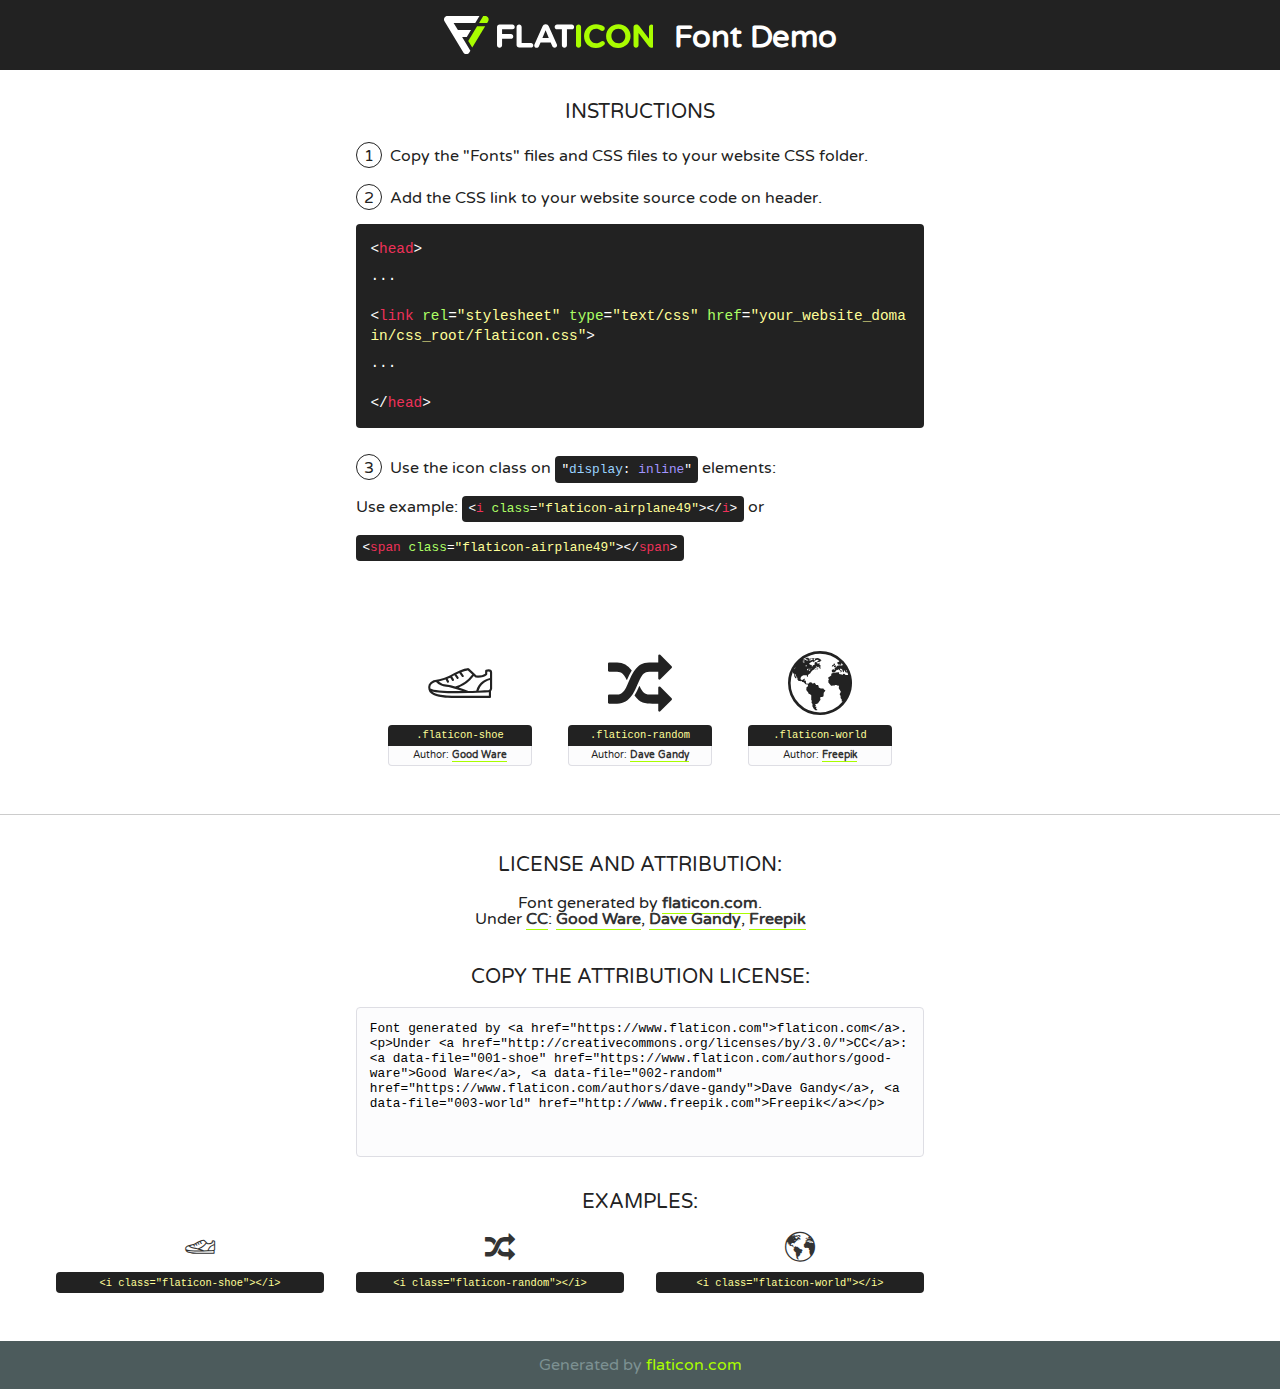
<file: icon-fonts/flaticon.html>
<!DOCTYPE html>
<!--
  Flaticon icon font: Flaticon
  Creation date: 27/12/2019 19:21
-->
<html>
<!DOCTYPE html>
<html>

<head>
    <title>Flaticon WebFont</title>
    <link href="http://fonts.googleapis.com/css?family=Varela+Round" rel="stylesheet" type="text/css" />
    <link rel="stylesheet" type="text/css" href="flaticon.css">
    <meta charset="UTF-8">
    <style>
    html, body, div, span, applet, object, iframe,
    h1, h2, h3, h4, h5, h6, p, blockquote, pre,
    a, abbr, acronym, address, big, cite, code,
    del, dfn, em, img, ins, kbd, q, s, samp,
    small, strike, strong, sub, sup, tt, var,
    b, u, i, center,
    dl, dt, dd, ol, ul, li,
    fieldset, form, label, legend,
    table, caption, tbody, tfoot, thead, tr, th, td,
    article, aside, canvas, details, embed, 
    figure, figcaption, footer, header, hgroup, 
    menu, nav, output, ruby, section, summary,
    time, mark, audio, video {
        margin: 0;
        padding: 0;
        border: 0;
        font-size: 100%;
        font: inherit;
        vertical-align: baseline;
    }
    /* HTML5 display-role reset for older browsers */
    article, aside, details, figcaption, figure, 
    footer, header, hgroup, menu, nav, section {
        display: block;
    }
    body {
        line-height: 1;
    }
    ol, ul {
        list-style: none;
    }
    blockquote, q {
        quotes: none;
    }
    blockquote:before, blockquote:after,
    q:before, q:after {
        content: '';
        content: none;
    }
    table {
        border-collapse: collapse;
        border-spacing: 0;
    }
    body {
        font-family: 'Varela Round', Helvetica, Arial, sans-serif;
        font-size: 16px;
        color: #222;
    }
    a {
        color: #333;
        border-bottom: 1px solid #a9fd00;
        font-weight: bold;
        text-decoration: none;
    }
    * {
        -moz-box-sizing: border-box;
        -webkit-box-sizing: border-box;
        box-sizing: border-box;
        margin: 0;
        padding: 0;
    }
    [class^="flaticon-"]:before, [class*=" flaticon-"]:before, [class^="flaticon-"]:after, [class*=" flaticon-"]:after {
        font-family: Flaticon;
        font-size: 30px;
        font-style: normal;
        margin-left: 20px;
        color: #333;
    }
    .wrapper {
        max-width: 600px;
        margin: auto;
        padding: 0 1em;
    }
    .title {
        font-size: 1.25em;
        text-align: center;
        margin-bottom: 1em;
        text-transform: uppercase;
    }
    header {
        text-align: center;
        background-color: #222;
        color: #fff;
        padding: 1em;
    }
    header .logo {
        width: 210px;
        height: 38px;
        display: inline-block;
        vertical-align: middle;
        margin-right: 1em;
        border: none;
    }
    header strong {
        font-size: 1.95em;
        font-weight: bold;
        vertical-align: middle;
        margin-top: 5px;
        display: inline-block;
    }
    .demo {
        margin: 2em auto;
        line-height: 1.25em;
    }
    .demo ul li {
        margin-bottom: 1em;
    }
    .demo ul li .num {
        color: #222;
        border-radius: 20px;
        display: inline-block;
        width: 26px;
        padding: 3px;
        height: 26px;
        text-align: center;
        margin-right: 0.5em;
        border: 1px solid #222;
    }
    .demo ul li code {
        background-color: #222;
        border-radius: 4px;
        padding: 0.25em 0.5em;
        display: inline-block;
        color: #fff;
        font-family: Consolas,Monaco,Lucida Console,Liberation Mono,DejaVu Sans Mono,Bitstream Vera Sans Mono,Courier New, monospace;
        font-weight: lighter;
        margin-top: 1em;
        font-size: 0.8em;
        word-break: break-all;
    }
    .demo ul li code.big {
        padding: 1em;
        font-size: 0.9em;
    }
    .demo ul li code .red {
        color: #EF3159;
    }
    .demo ul li code .green {
        color: #ACFF65;
    }
    .demo ul li code .yellow {
        color: #FFFF99;
    }
    .demo ul li code .blue {
        color: #99D3FF;
    }
    .demo ul li code .purple {
        color: #A295FF;
    }
    .demo ul li code .dots {
        margin-top: 0.5em;
        display: block;
    }
    #glyphs {
        border-bottom: 1px solid #ccc;
        padding: 2em 0;
        text-align: center;
    }
    .glyph {
        display: inline-block;
        width: 9em;
        margin: 1em;
        text-align: center;
        vertical-align: top;
        background: #FFF;
    }
    .glyph .glyph-icon {
        padding: 10px;
        display: block;
        font-family:"Flaticon";
        font-size: 64px;
        line-height: 1;
    }
    .glyph .glyph-icon:before {
        font-size: 64px;
        color: #222;
        margin-left: 0;
    }
    .class-name {
        font-size: 0.65em;
        background-color: #222;
        color: #fff;
        border-radius: 4px 4px 0 0;
        padding: 0.5em;
        color: #FFFF99;
        font-family: Consolas,Monaco,Lucida Console,Liberation Mono,DejaVu Sans Mono,Bitstream Vera Sans Mono,Courier New, monospace;
    }
    .author-name {
        font-size: 0.6em;
        background-color: #fcfcfd;
        border: 1px solid #DEDEE4;
        border-top: 0;
        border-radius: 0 0 4px 4px;
        padding: 0.5em;
    }
    .class-name:last-child {
        font-size: 10px;
        color:#888;
    }
    .class-name:last-child a {
        font-size: 10px;
        color:#555;
    }
    .class-name:last-child a:hover {
        color:#a9fd00;
    }
    .glyph > input {
        display: block;
        width: 100px;
        margin: 5px auto;
        text-align: center;
        font-size: 12px;
        cursor: text;
    }
    .glyph > input.icon-input {
        font-family:"Flaticon";
        font-size: 16px;
        margin-bottom: 10px;
    }
    .attribution .title {
        margin-top: 2em;
    }
    .attribution textarea {
        background-color: #fcfcfd;
        padding: 1em;
        border: none;
        box-shadow: none;
        border: 1px solid #DEDEE4;
        border-radius: 4px;
        resize: none;
        width: 100%;
        height: 150px;
        font-size: 0.8em;
        font-family: Consolas,Monaco,Lucida Console,Liberation Mono,DejaVu Sans Mono,Bitstream Vera Sans Mono,Courier New, monospace;
        -webkit-appearance: none;
    }
    .iconsuse {
        margin: 2em auto;
        text-align: center;
        max-width: 1200px;
    }
    .iconsuse:after {
        content: '';
        display: table;
        clear: both;
    }
    .iconsuse .image {
        float: left;
        width: 25%;
        padding: 0 1em;
    }
    .iconsuse .image p {
        margin-bottom: 1em;
    }
    .iconsuse .image span {
        display: block;
        font-size: 0.65em;
        background-color: #222;
        color: #fff;
        border-radius: 4px;
        padding: 0.5em;
        color: #FFFF99;
        margin-top: 1em;
        font-family: Consolas,Monaco,Lucida Console,Liberation Mono,DejaVu Sans Mono,Bitstream Vera Sans Mono,Courier New, monospace;
    }
    #footer {
        text-align: center;
        background-color: #4C5B5C;
        color: #7c9192;
        padding: 1em;
    }
    #footer a {
        border: none;
        color: #a9fd00;
        font-weight: normal;
    }
    @media (max-width: 960px) {
        .iconsuse .image {
            width: 50%;
        }
    }
    @media (max-width: 560px) {
        .iconsuse .image {
            width: 100%;
        }
    }
    </style>
</head>

<body class="characters-off">

    <header>
        <a href="https://www.flaticon.com" target="_blank" class="logo">
            <svg version="1.1" xmlns="http://www.w3.org/2000/svg" xmlns:xlink="http://www.w3.org/1999/xlink" xmlns:a="http://ns.adobe.com/AdobeSVGViewerExtensions/3.0/" viewBox="0 0 560.875 102.036" enable-background="new 0 0 560.875 102.036" xml:space="preserve">
                <defs>
                </defs>
                <g>
                    <g class="letters">
                        <path fill="#ffffff" d="M141.596,29.675c0-3.777,2.985-6.767,6.764-6.767h34.438c3.426,0,6.15,2.728,6.15,6.15
                        c0,3.43-2.724,6.149-6.15,6.149h-27.674v13.091h23.719c3.429,0,6.151,2.724,6.151,6.15c0,3.43-2.723,6.149-6.151,6.149h-23.719
                        v17.574c0,3.773-2.986,6.761-6.764,6.761c-3.779,0-6.764-2.989-6.764-6.761V29.675z"></path>
                        <path fill="#ffffff" d="M193.844,29.149c0-3.781,2.985-6.767,6.764-6.767c3.776,0,6.763,2.985,6.763,6.767v42.957h25.039
                        c3.426,0,6.149,2.726,6.149,6.153c0,3.425-2.723,6.15-6.149,6.15h-31.802c-3.779,0-6.764-2.986-6.764-6.768V29.149z"></path>
                        <path fill="#ffffff" d="M241.891,75.71l21.438-48.407c1.492-3.341,4.215-5.357,7.906-5.357h0.792
                        c3.686,0,6.323,2.017,7.815,5.357l21.439,48.407c0.436,0.967,0.701,1.845,0.701,2.723c0,3.602-2.809,6.501-6.414,6.501
                        c-3.161,0-5.269-1.845-6.499-4.655l-4.132-9.661h-27.059l-4.301,10.102c-1.144,2.631-3.426,4.214-6.237,4.214
                        c-3.517,0-6.24-2.81-6.24-6.325C241.1,77.64,241.451,76.677,241.891,75.71z M279.932,58.666l-8.521-20.297l-8.526,20.297H279.932
                        z"></path>
                        <path fill="#ffffff" d="M314.864,35.387H301.86c-3.429,0-6.239-2.813-6.239-6.238c0-3.429,2.811-6.24,6.239-6.24h39.533
                        c3.426,0,6.237,2.811,6.237,6.24c0,3.425-2.811,6.238-6.237,6.238h-13.001v42.785c0,3.773-2.99,6.761-6.764,6.761
                        c-3.779,0-6.764-2.989-6.764-6.761V35.387z"></path>
                        <path fill="#A9FD00" d="M352.615,29.149c0-3.781,2.985-6.767,6.767-6.767c3.774,0,6.761,2.985,6.761,6.767v49.024
                        c0,3.773-2.987,6.761-6.761,6.761c-3.781,0-6.767-2.989-6.767-6.761V29.149z"></path>
                        <path fill="#A9FD00" d="M374.132,53.836v-0.179c0-17.481,13.178-31.801,32.065-31.801c9.22,0,15.459,2.458,20.557,6.238
                        c1.402,1.054,2.637,2.985,2.637,5.357c0,3.692-2.985,6.59-6.681,6.59c-1.845,0-3.071-0.702-4.044-1.319
                        c-3.776-2.813-7.729-4.393-12.562-4.393c-10.364,0-17.831,8.611-17.831,19.154v0.173c0,10.542,7.291,19.329,17.831,19.329
                        c5.715,0,9.492-1.756,13.359-4.834c1.049-0.874,2.458-1.491,4.039-1.491c3.429,0,6.325,2.813,6.325,6.236
                        c0,2.106-1.056,3.78-2.282,4.834c-5.539,4.834-12.036,7.733-21.878,7.733C387.572,85.464,374.132,71.493,374.132,53.836z"></path>
                        <path fill="#A9FD00" d="M433.009,53.836v-0.179c0-17.481,13.79-31.801,32.766-31.801c18.981,0,32.592,14.143,32.592,31.628v0.173
                        c0,17.483-13.785,31.807-32.769,31.807C446.625,85.464,433.009,71.32,433.009,53.836z M484.224,53.836v-0.179
                        c0-10.539-7.725-19.326-18.626-19.326c-10.893,0-18.449,8.611-18.449,19.154v0.173c0,10.542,7.73,19.329,18.626,19.329
                        C476.676,72.986,484.224,64.378,484.224,53.836z"></path>
                        <path fill="#A9FD00" d="M506.233,29.321c0-3.774,2.99-6.763,6.767-6.763h1.401c3.252,0,5.183,1.583,7.029,3.953l26.093,34.265
                        V29.059c0-3.692,2.99-6.677,6.681-6.677c3.683,0,6.671,2.985,6.671,6.677v48.934c0,3.78-2.987,6.765-6.764,6.765h-0.436
                        c-3.257,0-5.188-1.581-7.034-3.953l-27.056-35.492v32.944c0,3.687-2.985,6.676-6.678,6.676c-3.683,0-6.673-2.989-6.673-6.676
                        V29.321z"></path>
                    </g>
                    <g class="insignia">
                        <path fill="#ffffff" d="M48.372,56.137h12.517l11.156-18.537H37.186L25.688,18.539h57.825L94.668,0H9.271
                        C5.925,0,2.842,1.801,1.198,4.716c-1.644,2.907-1.593,6.482,0.134,9.343l50.38,83.501c1.678,2.781,4.689,4.476,7.938,4.476
                        c3.246,0,6.257-1.695,7.935-4.476l2.898-4.804L48.372,56.137z"></path>
                        <g class="i">
                            <path fill="#A9FD00" d="M93.575,18.539h0.031v0.004l21.652,0.004l2.705-4.488c1.727-2.861,1.778-6.436,0.133-9.343
                            C116.454,1.801,113.371,0,110.026,0h-5.294L93.575,18.539z"></path>
                            <polygon fill="#A9FD00" points="88.291,27.356 64.725,66.486 75.519,84.404 109.942,27.356"></polygon>
                        </g>
                    </g>
                </g>
            </svg>
        </a>
        <strong>Font Demo</strong>
    </header>


    <section class="demo wrapper">

        <p class="title">Instructions</p>

        <ul>
            <li>
                <span class="num">1</span>Copy the "Fonts" files and CSS files to your website CSS folder.
            </li>
            <li>
                <span class="num">2</span>Add the CSS link to your website source code on header.
                <code class="big">
                    &lt;<span class="red">head</span>&gt;
                    <br/><span class="dots">...</span>
                    <br/>&lt;<span class="red">link</span> <span class="green">rel</span>=<span class="yellow">"stylesheet"</span> <span class="green">type</span>=<span class="yellow">"text/css"</span> <span class="green">href</span>=<span class="yellow">"your_website_domain/css_root/flaticon.css"</span>&gt;
                    <br/><span class="dots">...</span>
                    <br/>&lt;/<span class="red">head</span>&gt;
                </code>
            </li>

            <li>
                <p>
                    <span class="num">3</span>Use the icon class on <code>"<span class="blue">display</span>:<span class="purple"> inline</span>"</code> elements:
                    <br />
                    Use example: <code>&lt;<span class="red">i</span> <span class="green">class</span>=<span class="yellow">&quot;flaticon-airplane49&quot;</span>&gt;&lt;/<span class="red">i</span>&gt;</code> or <code>&lt;<span class="red">span</span> <span class="green">class</span>=<span class="yellow">&quot;flaticon-airplane49&quot;</span>&gt;&lt;/<span class="red">span</span>&gt;</code>
            </li>
        </ul>

    </section>




   <section id="glyphs">          
    
      
        <div class="glyph"><div class="glyph-icon flaticon-shoe"></div>
            <div class="class-name">.flaticon-shoe</div>
            <div class="author-name">Author: <a data-file="001-shoe" href="https://www.flaticon.com/authors/good-ware">Good Ware</a> </div> 
        </div>        
        
        <div class="glyph"><div class="glyph-icon flaticon-random"></div>
            <div class="class-name">.flaticon-random</div>
            <div class="author-name">Author: <a data-file="002-random" href="https://www.flaticon.com/authors/dave-gandy">Dave Gandy</a> </div> 
        </div>        
        
        <div class="glyph"><div class="glyph-icon flaticon-world"></div>
            <div class="class-name">.flaticon-world</div>
            <div class="author-name">Author: <a data-file="003-world" href="http://www.freepik.com">Freepik</a> </div> 
        </div>        
        

    </section>



    <section class="attribution wrapper"   style="text-align:center;">

      <div class="title">License and attribution:</div><div class="attrDiv">Font generated by <a href="https://www.flaticon.com">flaticon.com</a>. <div><p>Under <a href="http://creativecommons.org/licenses/by/3.0/">CC</a>: <a data-file="001-shoe" href="https://www.flaticon.com/authors/good-ware">Good Ware</a>, <a data-file="002-random" href="https://www.flaticon.com/authors/dave-gandy">Dave Gandy</a>, <a data-file="003-world" href="http://www.freepik.com">Freepik</a></p>  </div>
      </div>
      <div class="title">Copy the Attribution License:</div>

    <textarea onclick="this.focus();this.select();">Font generated by &lt;a href=&quot;https://www.flaticon.com&quot;&gt;flaticon.com&lt;/a&gt;. <p>Under <a href="http://creativecommons.org/licenses/by/3.0/">CC</a>: <a data-file="001-shoe" href="https://www.flaticon.com/authors/good-ware">Good Ware</a>, <a data-file="002-random" href="https://www.flaticon.com/authors/dave-gandy">Dave Gandy</a>, <a data-file="003-world" href="http://www.freepik.com">Freepik</a></p>  
     </textarea>

    </section>

    <section class="iconsuse">

          <div class="title">Examples:</div>            
             
            <div class="image">
                <p>
                    <i class="glyph-icon flaticon-shoe"></i> 
                    <span>&lt;i class=&quot;flaticon-shoe&quot;&gt;&lt;/i&gt;</span>
                </p>
            </div>
            
            <div class="image">
                <p>
                    <i class="glyph-icon flaticon-random"></i> 
                    <span>&lt;i class=&quot;flaticon-random&quot;&gt;&lt;/i&gt;</span>
                </p>
            </div>
            
            <div class="image">
                <p>
                    <i class="glyph-icon flaticon-world"></i> 
                    <span>&lt;i class=&quot;flaticon-world&quot;&gt;&lt;/i&gt;</span>
                </p>
            </div>
                       
        </div>
                            
    </section>

<div id="footer">
    <div>Generated by <a href="https://www.flaticon.com">flaticon.com</a>
    </div>
</div>



</body>
</html>
</file>
<file: css/flaticon.css>
/*
  	Flaticon icon font: Flaticon
  	Creation date: 15/05/2018 08:27
  	*/

    @font-face {
      font-family: "Flaticon";
      src: url("../icon-fonts/Flaticon.eot");
      src: url("../icon-fonts/Flaticon.eot?#iefix") format("embedded-opentype"),
           url("../icon-fonts/Flaticon.woff") format("woff"),
           url("../icon-fonts/Flaticon.ttf") format("truetype"),
           url("../icon-fonts/Flaticon.svg#Flaticon") format("svg");
      font-weight: normal;
      font-style: normal;
    }
    
    @media screen and (-webkit-min-device-pixel-ratio:0) {
      @font-face {
        font-family: "Flaticon";
        src: url("../icon-fonts/Flaticon.svg#Flaticon") format("svg");
      }
    }
    
    [class^="flaticon-"]:before, [class*=" flaticon-"]:before,
    [class^="flaticon-"]:after, [class*=" flaticon-"]:after {   
      font-family: Flaticon;
      font-style: normal;
    }
    
    .flaticon-001-shoe:before { content: "\f100"; }
    .flaticon-002-random:before { content: "\f101"; }
    .flaticon-003-world:before { content: "\f102"; }
    .flaticon-004-dumbbell:before { content: "\f103"; }
    .flaticon-005-pedal:before { content: "\f104"; }
    .flaticon-006-basketball-ball:before { content: "\f105"; }
    .flaticon-007-badminton:before { content: "\f106"; }
    .flaticon-008-tactics-2:before { content: "\f107"; }
    .flaticon-009-medal:before { content: "\f108"; }
    .flaticon-010-podium:before { content: "\f109"; }
    .flaticon-011-trophy:before { content: "\f10a"; }
    .flaticon-012-soccer-1:before { content: "\f10b"; }
    .flaticon-013-tactics-1:before { content: "\f10c"; }
    .flaticon-014-tactics:before { content: "\f10d"; }
    .flaticon-015-gym-bag:before { content: "\f10e"; }
    .flaticon-016-diploma:before { content: "\f10f"; }
    .flaticon-017-weightlifting-1:before { content: "\f110"; }
    .flaticon-018-weight-1:before { content: "\f111"; }
    .flaticon-019-heart:before { content: "\f112"; }
    .flaticon-020-rugby-pitch:before { content: "\f113"; }
    .flaticon-021-soccer-field:before { content: "\f114"; }
    .flaticon-022-basketball-1:before { content: "\f115"; }
    .flaticon-023-ice-hockey:before { content: "\f116"; }
    .flaticon-024-water:before { content: "\f117"; }
    .flaticon-025-american-football:before { content: "\f118"; }
    .flaticon-026-curling:before { content: "\f119"; }
    .flaticon-027-puck:before { content: "\f11a"; }
    .flaticon-028-saddle:before { content: "\f11b"; }
    .flaticon-029-golf:before { content: "\f11c"; }
    .flaticon-030-pool-1:before { content: "\f11d"; }
    .flaticon-031-app-1:before { content: "\f11e"; }
    .flaticon-032-app:before { content: "\f11f"; }
    .flaticon-033-pump:before { content: "\f120"; }
    .flaticon-034-ipod:before { content: "\f121"; }
    .flaticon-035-backpack-2:before { content: "\f122"; }
    .flaticon-036-backpack-1:before { content: "\f123"; }
    .flaticon-037-backpack:before { content: "\f124"; }
    .flaticon-038-vitamins:before { content: "\f125"; }
    .flaticon-039-punching-ball:before { content: "\f126"; }
    .flaticon-040-weight:before { content: "\f127"; }
    .flaticon-041-tennis-ball:before { content: "\f128"; }
    .flaticon-042-soccer:before { content: "\f129"; }
    .flaticon-043-muscles:before { content: "\f12a"; }
    .flaticon-044-fitness-1:before { content: "\f12b"; }
    .flaticon-045-fitness:before { content: "\f12c"; }
    .flaticon-046-stopwatch-1:before { content: "\f12d"; }
    .flaticon-047-stopwatch:before { content: "\f12e"; }
    .flaticon-048-pool:before { content: "\f12f"; }
    .flaticon-049-basketball:before { content: "\f130"; }
    .flaticon-050-weightlifting:before { content: "\f131"; }
</file>
<file: css/style.css>
/* =================================
------------------------------------
  X Gym - Fitness HTML Template
  Version: 1.0
 ------------------------------------
 ====================================*/

 
/*----------------------------------------*/
/* Template default CSS
/*----------------------------------------*/

html,
body {
	height: 100%;
	font-family: "PT Sans", sans-serif;
	-webkit-font-smoothing: antialiased;
	font-smoothing: antialiased;
}

h1,
h2,
h3,
h4,
h5,
h6 {
	margin: 0;
	color: #353535;
	font-weight: 700;
	line-height: 1;
}

h1 {
	font-size: 70px;
}

h2 {
	font-size: 36px;
}

h3 {
	font-size: 30px;
}

h4 {
	font-size: 24px;
}

h5 {
	font-size: 18px;
}

h6 {
	font-size: 16px;
}

p {
	font-size: 16px;
	color: #505050;
	line-height: 2;
}

img {
	max-width: 100%;
}

input:focus,
select:focus,
button:focus,
textarea:focus {
	outline: none;
}

a:hover,
a:focus {
	text-decoration: none;
	outline: none;
}

ul,
ol {
	padding: 0;
	margin: 0;
}

/*---------------------
Helper CSS
 -----------------------*/

.section-title {
	margin-bottom: 60px;
}

.section-title h2 {
	font-size: 48px;
	line-height: 1;
}

.section-title h2 span {
	background: #fcff18;
	display: inline-block;
	padding: 0 4px;
}

.section-title p {
	padding-top: 25px;
}

.section-title.text-white span {
	color: #353535;
}

.set-bg {
	background-repeat: no-repeat;
	background-size: cover;
	background-position: top center;
}

.spad {
	padding-top: 105px;
	padding-bottom: 105px;
}

.text-white h1,
.text-white h2,
.text-white h3,
.text-white h4,
.text-white h5,
.text-white h6,
.text-white p,
.text-white span,
.text-white li,
.text-white a {
	color: #fff;
}

/*---------------------
Commom elements
 -----------------------*/

.elements-section {
	padding: 121px 0 80px;
}

.element {
	margin-bottom: 70px;
}

.element:last-child {
	margin-bottom: 0;
}

.element .el-title {
	margin-bottom: 75px;
}

/* buttons */

.site-btn {
	display: inline-block;
	border: none;
	font-size: 18px;
	font-weight: 700;
	min-width: 228px;
	padding: 20px 40px;
	background: #fcff18;
	color: #353535;
	line-height: normal;
	cursor: pointer;
	text-align: center;
}

.site-btn:hover {
	color: #353535;
}

.site-btn.sb-dark {
	background: #242424;
	color: #fcff18;
}

.site-btn.sb-dark:hover {
	color: #fcff18;
}

.site-btn.sb-line {
	background: transparent;
	border: 2px solid #242424;
	padding: 18px 40px;
	color: #242424;
}

.site-btn.sb-line:hover {
	color: #242424;
}

/* Preloder */

#preloder {
	position: fixed;
	width: 100%;
	height: 100%;
	top: 0;
	left: 0;
	z-index: 999999;
	background: #000;
}

.loader {
	width: 40px;
	height: 40px;
	position: absolute;
	top: 50%;
	left: 50%;
	margin-top: -13px;
	margin-left: -13px;
	border-radius: 60px;
	animation: loader 0.8s linear infinite;
	-webkit-animation: loader 0.8s linear infinite;
}

@keyframes loader {
	0% {
		-webkit-transform: rotate(0deg);
		transform: rotate(0deg);
		border: 4px solid #f44336;
		border-left-color: transparent;
	}
	50% {
		-webkit-transform: rotate(180deg);
		transform: rotate(180deg);
		border: 4px solid #673ab7;
		border-left-color: transparent;
	}
	100% {
		-webkit-transform: rotate(360deg);
		transform: rotate(360deg);
		border: 4px solid #f44336;
		border-left-color: transparent;
	}
}

@-webkit-keyframes loader {
	0% {
		-webkit-transform: rotate(0deg);
		border: 4px solid #f44336;
		border-left-color: transparent;
	}
	50% {
		-webkit-transform: rotate(180deg);
		border: 4px solid #673ab7;
		border-left-color: transparent;
	}
	100% {
		-webkit-transform: rotate(360deg);
		border: 4px solid #f44336;
		border-left-color: transparent;
	}
}

/* Accordion */

.accordion-area .panel {
	margin-bottom: 18px;
}

.accordion-area .panel-link:after {
	content: "+";
	position: absolute;
	font-size: 18px;
	font-weight: 700;
	right: 25px;
	top: 50%;
	color: #242424;
	line-height: 18px;
	margin-top: -9px;
	margin-left: -4px;
}

.accordion-area .panel-header .panel-link.active {
	background: #242424;
	color: #fcff18;
}

.accordion-area .panel-header .panel-link.collapsed {
	background: #fcff18;
	color: #242424;
}

.accordion-area .panel-header .panel-link.collapsed:after {
	content: "+";
	color: #242424;
}

.accordion-area .panel-link.active:after {
	content: "-";
	margin-top: -10px;
	color: #fcff18;
}

.accordion-area .panel-link {
	text-align: left;
	border: none;
	position: relative;
	width: 100%;
	padding: 18px 40px;
	padding-left: 30px;
	font-size: 18px;
	font-weight: 700;
	background: #fcff18;
	color: #242424;
	cursor: pointer;
}

.accordion-area .panel-body {
	padding-right: 16px;
}

.accordion-area .panel-body p {
	margin-bottom: 0;
	padding-top: 24px;
}

/* tab */

.tab-element .nav-tabs {
	border-bottom: none;
}

.tab-element .nav-tabs .nav-link {
	border-radius: 0;
	font-size: 18px;
	font-weight: 700;
	color: #1f1f1f;
	border: none;
	padding: 18px 30px;
	margin-right: 9px;
	background: #fcff18;
	margin-bottom: 10px;
}

.tab-element .nav-tabs .nav-item:last-child .nav-link {
	margin-right: 0;
}

.tab-element .nav-tabs .nav-link.active {
	background: #000;
	color: #fff;
}

.tab-element .nav-tabs .nav-link:focus,
.tab-element .nav-tabs .nav-link:hover {
	border: none;
}

.tab-element .tab-pane {
	padding-right: 16px;
}

.tab-element .tab-pane p {
	padding-top: 20px;
}

/* Circle progress */

.circle-progress {
	text-align: center;
	display: block;
	position: relative;
	margin-bottom: 30px;
}

.circle-progress canvas {
	-webkit-transform: rotate(90deg);
	transform: rotate(90deg);
}

.circle-progress .progress-info {
	position: absolute;
	width: 100%;
	top: 50%;
	margin-top: -32px;
}

.circle-progress .progress-info h2 {
	font-size: 36px;
	margin-bottom: 9px;
}

.circle-progress .progress-info p {
	font-size: 18px;
	margin-bottom: 0;
	line-height: normal;
}

/* Icon Box*/

.icon-box-item {
	text-align: center;
	margin-bottom: 40px;
}

.icon-box-item .ib-icon {
	width: 88px;
	height: 88px;
	border-radius: 50%;
	color: #000000;
	font-size: 60px;
	display: -webkit-box;
	display: -ms-flexbox;
	display: flex;
	-webkit-box-align: center;
	-ms-flex-align: center;
	align-items: center;
	-webkit-box-pack: center;
	-ms-flex-pack: center;
	justify-content: center;
	background: #f6f9fa;
	margin: 0 auto 25px;
	-webkit-transition: 0.4s;
	transition: 0.4s;
}

.icon-box-item h4 {
	margin-bottom: 25px;
}

.icon-box-item p {
	margin-bottom: 0;
}

.icon-box-item:hover .ib-icon {
	background: #fcff18;
}

/*------------------
Header section
 ---------------------*/

.site-logo {
	display: inline-block;
	padding: 15px 35px;
}

.main-menu {
	list-style: none;
	float: right;
}

.main-menu li {
	display: inline-block;
	padding-top: 33px;
}

.main-menu li a {
	font-size: 20px;
	font-weight: 700;
	color: #353535;
	margin-right: 25px;
	padding: 2px 13px;
	-webkit-transition: all 0.3s;
	transition: all 0.3s;
}

.main-menu li a.active,
.main-menu li a:hover {
	background: f
}

.header-right {
	float: right;
	padding-top: 0 !important;
}

.header-right .hr-box {
	width: 294px;
	padding: 31px 52px;
	background: #fcff18;
}

.header-right .hr-box img {
	float: left;
	margin-right: 16px;
}

.header-right .hr-box h6 {
	overflow: hidden;
}

.slicknav_menu {
	display: none;
}

/* ----------------
Hero section
 ---------------------*/

.hero-section {
	height: 860px;
	display: -webkit-box;
	display: -ms-flexbox;
	display: flex;
	-webkit-box-align: center;
	-ms-flex-align: center;
	align-items: center;
	-webkit-box-pack: center;
	-ms-flex-pack: center;
	justify-content: center;
	text-align: center;
}

.hero-text {
	padding-top: 100px;
}

.hero-text h2 {
	font-size: 96px;
	color: #fff;
	line-height: 1;
}

.hero-text h2 span {
	color: #fcff18;
}

.hero-text .site-btn {
	margin-top: 44px;
}

/* ----------------
Feature section
 ---------------------*/

.feature-section {
	padding-top: 113px;
	padding-bottom: 63px;
}

/* ----------------
Add section
 ---------------------*/

.add-section {
	padding: 110px 0 103px;
}

.add-text {
	padding-left: 77px;
}

.add-text h2 {
	font-size: 60px;
	margin-bottom: 42px;
	color: #fff;
	margin-right: 116px;
}

.add-text h2 span {
	color: #fcff18;
}

.add-text ul {
	list-style: none;
	margin-bottom: 40px;
}

.add-text ul li {
	margin-bottom: 19px;
	color: #fff;
}

.add-text ul li img {
	margin-right: 19px;
}

/* ----------------
Milestones section
 ---------------------*/

.milestones-section {
	background: #f6f9fa;
	padding: 59px 0 5px;
}

.milestone {
	text-align: center;
	margin-bottom: 30px;
}

.milestone h2 {
	display: inline-block;
	background: #fcff18;
	padding: 4px 11px;
	margin-bottom: 2px;
}

.milestone p {
	margin-bottom: 0;
	font-size: 18px;
}

/* ----------------
Trainers section
 ---------------------*/

.trainers-section {
	padding: 121px 0 75px;
}

.trainers-section .section-title {
	margin-bottom: 78px;
}

.trainer-item {
	text-align: center;
	padding: 0 5px;
	margin-bottom: 30px;
}

.trainer-item .trainer-pic {
	width: 160px;
	height: 160px;
	border-radius: 50%;
	margin: 0 auto 30px;
	overflow: hidden;
}

.trainer-item .trainer-pic img {
	max-width: 100%;
}

.trainer-item h4 {
	margin-bottom: 20px;
}

.trainer-item p {
	margin-bottom: 0;
}

/* ----------------
BMI section
 ---------------------*/

.bmi-section {
	background: #f6f9fa;
	position: relative;
}

.bmi-bg {
	position: absolute;
	height: 100%;
	width: 40.5%;
	left: 0;
	top: 0;
}

.bmi-calculator-warp {
	background: #242424;
	padding: 48px 53px 40px;
	margin-top: 70px;
}

.bmi-calculator input {
	font-size: 16px;
	color: #505050;
}

.bmi-calculator input,
.bmi-calculator .site-btn {
	width: 100%;
	height: 57px;
	margin-bottom: 30px;
	padding: 0 24px;
	border: none;
	min-width: 100%;
}

.bmi-calculator p {
	color: #fff;
	font-style: italic;
	margin-bottom: 0;
	padding-top: 9px;
}

/* ----------------
Newsletter section
 ---------------------*/

.newsletter-section {
	padding: 84px 0;
}

.newsletter-section .section-title {
	padding-top: 8px;
}

.newsletter-form {
	margin-left: -55px;
}

.newsletter-form input {
	width: calc(100% - 228px);
	height: 63px;
	padding: 10px 35px;
	float: left;
	border: none;
}

/* ----------------
Footer section
 ---------------------*/

.footer-section {
	padding-top: 106px;
	padding-bottom: 23px;
}

.footer-widget {
	margin-bottom: 50px;
}

.footer-widget h4 {
	color: #fff;
	margin-bottom: 30px;
}

.footer-widget .fw-info-box img {
	float: left;
	margin-right: 12px;
	padding-top: 7px;
}

.footer-widget .fw-info-box p {
	color: #b5babc;
	line-height: 1.8;
	margin-bottom: 0;
}

.footer-widget .fw-info-box .fw-info-text {
	max-width: 145px;
	overflow: hidden;
}

.footer-widget .social-links a {
	display: inline-block;
	padding: 9px 5px;
	color: #d1d1d1;
	margin-left: 18px;
}

.copyright {
	font-size: 13px;
	font-weight: 700;
	color: #fff;
	padding-top: 35px;
}

.copyright a {
	color: #fff;
}

.copyright a:hover {
	color: #fcff18;
}

.footer-menu {
	list-style: none;
	text-align: right;
	padding-top: 30px;
}

.footer-menu li {
	display: inline-block;
}

.footer-menu li a {
	color: #fff;
	font-size: 14px;
	font-weight: 700;
	padding: 5px;
	margin-left: 23px;
}

/* --------------
==================
Other Pages
==================
-----------------*/

.page-top-section {
	height: 272px;
	text-align: center;
	padding-top: 95px;
}

.page-top-section h2 {
	display: inline-block;
	position: relative;
	font-size: 72px;
	color: #fff;
	padding-bottom: 17px;
}

.page-top-section h2:after {
	position: absolute;
	content: "";
	width: 100%;
	height: 6px;
	bottom: 0;
	left: 0;
	background: #fcff18;
}

/* ----------------
About Page
 ---------------------*/

.about-section {
	padding: 121px 0 118px;
}

.about-text {
	padding-right: 13px;
	margin-bottom: 50px;
}

.about-img {
	position: relative;
}

.about-img img {
	position: absolute;
	left: 60px;
	top: -58px;
}

.achievement-section {
	padding: 150px 0 86px;
}

.achievement-section .circle-progress .progress-info h2 {
	color: #fcff18;
}

.achievement-section .circle-progress .progress-info p {
	color: #fff;
}

.certified-section .section-title p {
	padding-top: 50px;
}

.certified-form {
	position: relative;
	overflow: hidden;
}

.certified-form input[type=text] {
	width: 100%;
	height: 60px;
	padding: 10px 29px;
	border: none;
	background: #edf3f5;
	margin-bottom: 19px;
	font-style: italic;
	font-size: 16px;
	color: #242424;
}

.certified-form label.attach {
	display: inline-block;
	background: #242424;
	padding: 18px;
	color: #fff;
	font-size: 16px;
	font-style: italic;
	width: 166px;
	text-align: center;
	cursor: pointer;
}

.certified-form .attach-field {
	position: absolute;
	z-index: -11;
	visibility: hidden;
	opacity: 0;
	left: 0;
}

.certified-form .site-btn {
	float: right;
}

/* ----------------
Classes Page
 ---------------------*/

.service-section {
	padding: 122px 0 55px;
}

.service-section .icon-box-item {
	margin-bottom: 50px;
}

.pricing-section {
	padding: 121px 0 91px;
}

.pricing-section .section-title {
	margin-bottom: 74px;
}

.pricing-box {
	position: relative;
	border: 2px solid #ffffff;
	text-align: center;
	padding: 62px 40px 31px;
	height: 593px;
	margin-bottom: 30px;
	-webkit-transition: all 0.4s;
	transition: all 0.4s;
}

.pricing-box h2 {
	font-size: 48px;
	color: #fff;
	margin-bottom: 3px;
	-webkit-transition: all 0.4s;
	transition: all 0.4s;
}

.pricing-box p {
	font-size: 18px;
	color: #d6d6d6;
	-webkit-transition: all 0.4s;
	transition: all 0.4s;
}

.pricing-box ul {
	list-style: none;
	padding-top: 40px;
}

.pricing-box ul li {
	display: block;
	color: #d6d6d6;
	font-size: 18px;
	margin-bottom: 10px;
	-webkit-transition: all 0.4s;
	transition: all 0.4s;
}

.pricing-box ul li span {
	display: inline-block;
	width: 29px;
	height: 3px;
	margin-top: 18px;
	background: #fcff18;
	-webkit-transition: all 0.4s;
	transition: all 0.4s;
}

.pricing-box .site-btn {
	min-width: 184px;
	position: absolute;
	bottom: 31px;
	left: 50%;
	margin-left: -92px;
	-webkit-transition: all 0.4s;
	transition: all 0.4s;
}

.pricing-box:hover {
	background: #fcff18;
	border-color: #fcff18;
}

.pricing-box:hover h2,
.pricing-box:hover p,
.pricing-box:hover ul li {
	color: #242424;
}

.pricing-box:hover ul li span {
	background: #242424;
}

.pricing-box:hover .site-btn {
	color: #fff;
	background: #242424;
}

.classes-section {
	padding: 121px 0;
}

.classes-section .section-title h2 {
	line-height: 1.2;
}

.classes-section .section-title h2 span {
	line-height: 1;
}

.classes-text {
	padding-right: 20px;
}

.classes-text p {
	margin-bottom: 50px;
}

/* ----------------
Blog page
 ---------------------*/

.blog-section {
	padding: 121px 0;
}

.blog-item {
	margin-bottom: 80px;
}

.blog-item img {
	margin-bottom: 40px;
}

.blog-item h2 {
	font-size: 36px;
	margin-bottom: 10px;
}

.blog-item .blog-metas {
	margin-bottom: 20px;
}

.blog-item .blog-metas .blog-meta {
	display: inline-block;
	margin-right: 15px;
	font-size: 14px;
	color: #7b7a7a;
	margin-bottom: 5px;
}

.blog-item .blog-metas .blog-meta img {
	float: left;
	margin-right: 7px;
	padding-top: 3px;
	margin-bottom: 0;
}

.blog-item p {
	margin-bottom: 30px;
}

.blog-item .site-btn {
	min-width: 156px;
}

.site-pagination {
	display: -webkit-box;
	display: -ms-flexbox;
	display: flex;
}

.site-pagination a {
	display: -webkit-inline-box;
	display: -ms-inline-flexbox;
	display: inline-flex;
	min-width: 33px;
	height: 37px;
	text-align: center;
	font-size: 16px;
	color: #242424;
	-webkit-box-align: center;
	-ms-flex-align: center;
	align-items: center;
	-webkit-box-pack: center;
	-ms-flex-pack: center;
	justify-content: center;
	padding: 0 5px;
}

.site-pagination a.active {
	min-width: 37px;
	color: #fff;
	background: #000;
}

.widget-area {
	margin-bottom: 56px;
}

.widget-area .widget-title {
	font-size: 24px;
	margin-bottom: 35px;
}

.widget-area ul {
	list-style: none;
}

.widget-area ul li {
	display: block;
	margin-bottom: 20px;
}

.widget-area ul li a {
	font-size: 16px;
	color: #505050;
}

.widget-area ul li span {
	display: inline-block;
	float: right;
	width: 24px;
	height: 24px;
	padding-top: 2px;
	font-size: 14px;
	border-radius: 50%;
	color: #242424;
	background: #fcff18;
	text-align: center;
}

.search-widget {
	position: relative;
}

.search-widget input {
	height: 63px;
	width: 100%;
	padding: 0 33px;
	padding-right: 65px;
	background: #edf3f5;
	border: none;
}

.search-widget button {
	position: absolute;
	height: 100%;
	width: 60px;
	right: 0;
	top: 0;
	border: none;
	background: transparent;
	z-index: 1;
}

.recent-post-widget .rp-item {
	margin-bottom: 30px;
}

.recent-post-widget .rp-item:last-child {
	margin-bottom: 0;
}

.recent-post-widget .rp-item img {
	float: left;
	width: 139px;
	margin-right: 19px;
}

.recent-post-widget .rp-text p {
	font-size: 18px;
	color: #242424;
	line-height: 1.3;
	margin-top: -3px;
}

.recent-post-widget .rp-date {
	display: inline-block;
	color: #242424;
	font-size: 12px;
	padding: 5px 13px 4px 9px;
	background: #fcff18;
}

.tags-widget a {
	display: inline-block;
	font-size: 18px;
	font-weight: 700;
	color: #242424;
	margin-bottom: 15px;
	margin-right: 3px;
	background: #fcff18;
	padding: 4px 18px;
}

/* ----------------
Contact page
 ---------------------*/

.contact-section {
	padding-top: 110px;
}

.contact-title {
	margin-bottom: 76px;
}

.contact-info-warp {
	margin-bottom: 30px;
}

.contact-info-warp h4 {
	margin-bottom: 30px;
}

.contact-info-warp .contact-info img {
	float: left;
	margin-right: 12px;
	padding-top: 7px;
}

.contact-info-warp .contact-info p {
	line-height: 1.8;
	margin-bottom: 0;
}

.contact-info-warp .contact-info .cf-text {
	max-width: 145px;
	overflow: hidden;
}

.contact-form {
	margin-bottom: 84px;
}

.contact-form input[type=text],
.contact-form textarea {
	width: 100%;
	height: 60px;
	padding: 10px 29px;
	border: none;
	background: #edf3f5;
	margin-bottom: 19px;
	font-style: italic;
	font-size: 16px;
	color: #242424;
}

.contact-form textarea {
	resize: none;
	height: 164px;
	padding: 24px 29px 10px;
	margin-bottom: 30px;
}

.map {
	position: relative;
	height: 560px;
	background: #ddd;
}

.map iframe {
	position: absolute;
	width: 100%;
	height: 100%;
	left: 0;
	top: 0;
}

/* ----------------
Responsive
 ---------------------*/

@media (min-width: 1200px) {
	.container {
		max-width: 1176px;
	}
}

/* Medium screen : 992px. */

@media only screen and (min-width: 992px) and (max-width: 1199px) {
	.main-menu li a {
		margin-right: 10px;
	}
	.header-right .hr-box {
		width: 240px;
		padding: 31px 20px;
	}
	.hero-text h2 {
		font-size: 80px;
	}
	.add-text {
		padding-left: 0;
	}
	.section-title h2 {
		font-size: 43px;
	}
	.newsletter-form {
		margin-left: 0;
	}
	.footer-widget .social-links a {
		margin-left: 15px;
	}
	.add-text h2 {
		margin-right: 100px;
	}
}

/* Tablet :768px. */

@media only screen and (min-width: 768px) and (max-width: 991px) {
	.site-logo {
		max-width: 165px;
		padding: 15px 15px;
	}
	.main-menu li a {
		margin-right: 5px;
		font-size: 18px;
		padding: 5px;
	}
	.header-right .hr-box {
		width: 205px;
		padding: 31px 10px;
	}
	.hero-text h2 {
		font-size: 60px;
	}
	.bmi-bg {
		display: none;
	}
	.newsletter-section {
		text-align: center;
	}
	.newsletter-form {
		margin-top: 50px;
		margin-left: 0;
	}
	.footer-menu li a {
		margin-left: 10px;
	}
	.about-img {
		text-align: center;
		margin-bottom: 40px;
	}
	.about-img img {
		position: relative;
		left: 0;
		top: 0;
	}
	.certified-section {
		background-position: right center;
	}
	.sidebar {
		padding-top: 50px;
	}
}

/* Large Mobile :480px. */

@media only screen and (max-width: 767px) {
	.site-logo {
		padding-left: 15px;
	}
	.main-menu {
		display: none;
	}
	.slicknav_menu {
		display: block;
	}
	.slicknav_menu {
		display: block;
		background: transparent;
		padding: 0;
		margin-top: -43px;
	}
	.slicknav_nav {
		background: #353535;
	}
	.slicknav_nav ul {
		margin: 0;
	}
	.slicknav_nav .slicknav_row,
	.slicknav_nav a {
		padding: 10px 20px;
		margin: 0;
	}
	.slicknav_nav .slicknav_row.active,
	.slicknav_nav a.active {
		color: #fcff18;
	}
	.slicknav_nav a:hover {
		border-radius: 0;
	}
	.slicknav_nav .slicknav_row:hover {
		border-radius: 0;
	}
	.slicknav_btn {
		margin: 0 0 10px 0;
		position: relative;
		top: -23px;
		right: 15px;
		background: #353535;
	}
	.header-right {
		float: none;
		background: #fcff18;
		text-align: center;
	}
	.header-right .hr-box {
		padding: 20px 52px;
		margin: 0 auto;
		max-width: 294px;
		text-align: left;
	}
	.hero-section {
		height: auto;
	}
	.hero-text {
		padding-top: 200px;
		padding-bottom: 180px;
	}
	.hero-text h2 {
		font-size: 60px;
	}
	.add-text {
		padding-left: 0;
	}
	.add-text h2 {
		font-size: 55px;
	}
	.bmi-bg {
		display: none;
	}
	.bmi-calculator-warp {
		padding: 48px 20px 40px;
	}
	.newsletter-section {
		text-align: center;
	}
	.newsletter-form {
		margin-top: 50px;
		margin-left: 0;
	}
	.newsletter-form input {
		width: 100%;
		margin-bottom: 30px;
	}
	.footer-menu {
		text-align: center;
	}
	.footer-menu li a {
		margin-left: 5px;
	}
	.footer-menu li:first-child a {
		margin-left: 0;
	}
	.copyright {
		text-align: center;
		padding-top: 30px;
		padding-bottom: 15px;
	}
	.about-img {
		text-align: center;
		margin-bottom: 40px;
	}
	.about-img img {
		position: relative;
		left: 0;
		top: 0;
	}
	.certified-section {
		background-position: right center;
	}
	.certified-form .site-btn {
		float: none;
	}
	.certified-form label.attach {
		margin-right: 15px;
		margin-bottom: 10px;
	}
	.sidebar {
		padding-top: 50px;
	}
}

/* Small Mobile :320px. */

@media only screen and (max-width: 479px) {
	.section-title h2 {
		font-size: 36px;
	}
	.hero-text h2,
	.page-top-section h2 {
		font-size: 48px;
	}
	.add-text h2 {
		font-size: 36px;
		margin-right: 0;
	}
}
</file>
<file: icon-fonts/flaticon.css>
/*
  	Flaticon icon font: Flaticon
  	Creation date: 27/12/2019 19:21
  	*/

@font-face {
  font-family: "Flaticon";
  src: url("./Flaticon.eot");
  src: url("./Flaticon.eot?#iefix") format("embedded-opentype"),
       url("./Flaticon.woff2") format("woff2"),
       url("./Flaticon.woff") format("woff"),
       url("./Flaticon.ttf") format("truetype"),
       url("./Flaticon.svg#Flaticon") format("svg");
  font-weight: normal;
  font-style: normal;
}

@media screen and (-webkit-min-device-pixel-ratio:0) {
  @font-face {
    font-family: "Flaticon";
    src: url("./Flaticon.svg#Flaticon") format("svg");
  }
}

[class^="flaticon-"]:before, [class*=" flaticon-"]:before,
[class^="flaticon-"]:after, [class*=" flaticon-"]:after {   
  font-family: Flaticon;
        font-size: 20px;
font-style: normal;
margin-left: 20px;
}

.flaticon-shoe:before { content: "\f100"; }
.flaticon-random:before { content: "\f101"; }
.flaticon-world:before { content: "\f102"; }
</file>
